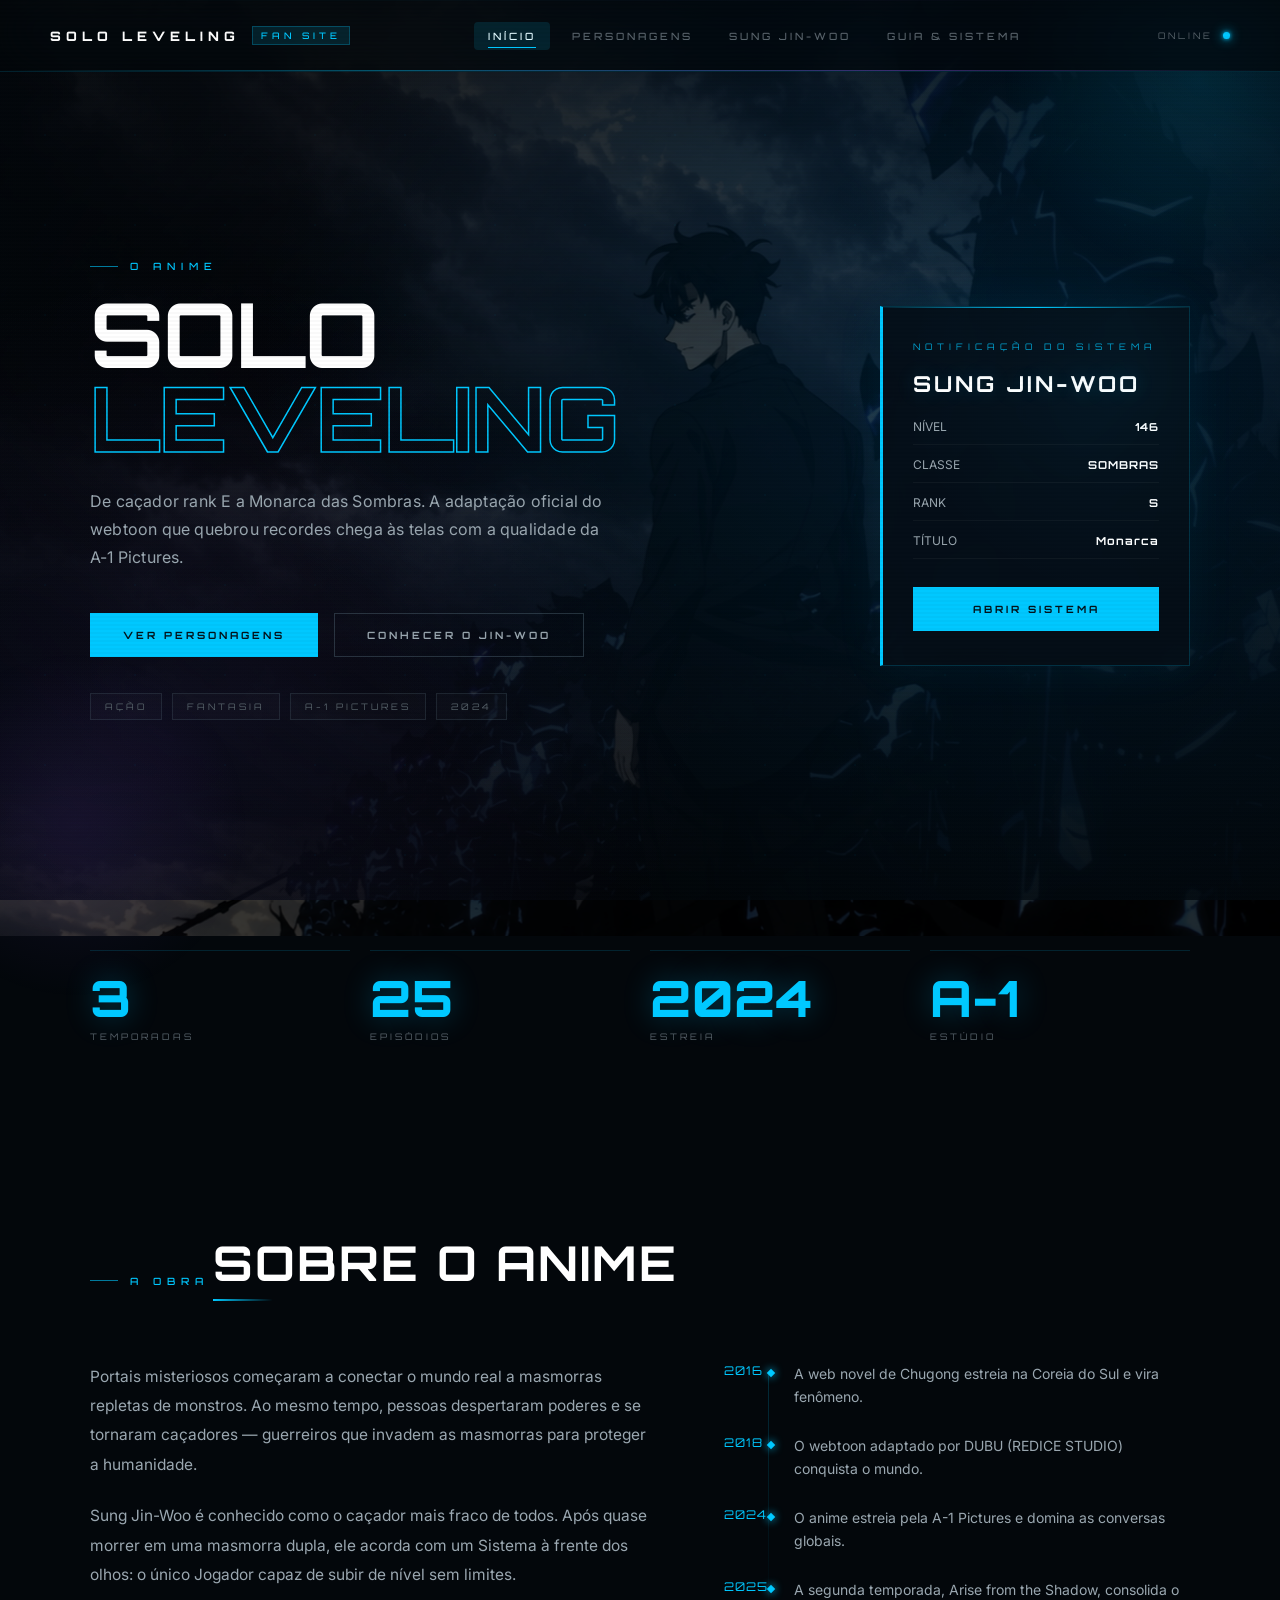
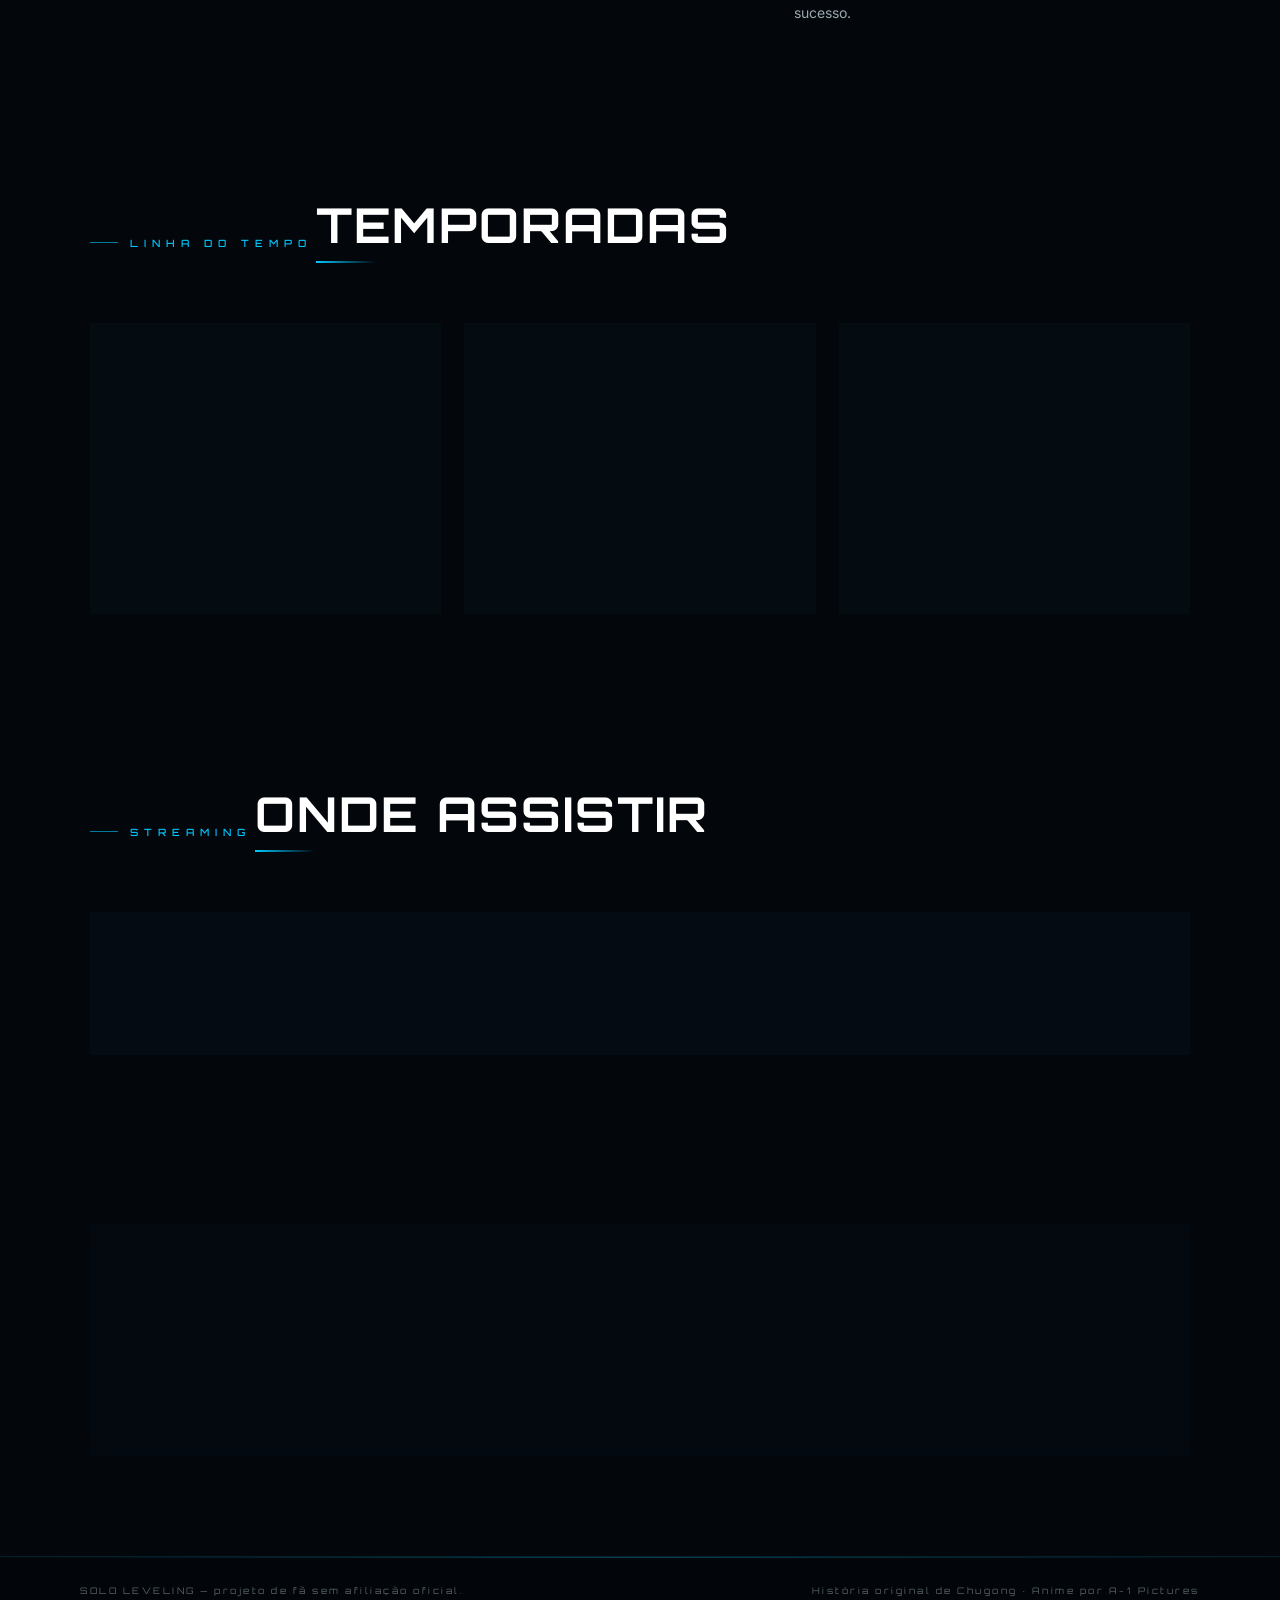
<file: index.html>
<!DOCTYPE html>
<html lang="pt-BR">
<head>
    <meta charset="UTF-8">
    <meta name="viewport" content="width=device-width, initial-scale=1.0">

    <title>SoloLeveling | Fan Site do Anime</title>

    <link rel="stylesheet" href="css/base.css?v=5">
    <link rel="stylesheet" href="css/home.css?v=5">

    <link rel="preconnect" href="https://fonts.googleapis.com">
    <link rel="preconnect" href="https://fonts.gstatic.com" crossorigin>
    <link href="https://fonts.googleapis.com/css2?family=Rajdhani:wght@300;400;500;600;700&family=Orbitron:wght@400;500;600;700;800;900&family=Inter:wght@300;400;500;600&display=swap" rel="stylesheet">
</head>

<body>

    <div class="background"></div>
    <div class="overlay"></div>
    <div class="particles"></div>
    <div class="scanlines"></div>

    <header>

        <a href="index.html" class="logo">
            <span>SOLO LEVELING</span>
            <strong>FAN SITE</strong>
        </a>

        <nav class="header-nav">
            <a href="index.html" class="header-link active">INÍCIO</a>
            <div class="dropdown">
                <a href="personagens.html" class="header-link dropdown-toggle" aria-haspopup="true" aria-expanded="false">PERSONAGENS</a>
                <ul class="dropdown-menu">
                    <li><a href="sung-jin-woo.html" class="dropdown-item">SUNG JIN-WOO</a></li>
                    <li><a href="cha-haa-in.html" class="dropdown-item">CHA HAE-IN</a></li>
                    <li><a href="antares.html" class="dropdown-item">ANTARES</a></li>
                    <!-- Add more character links here -->
                </ul>
            </div>
            <a href="sung-jin-woo.html" class="header-link">SUNG JIN-WOO</a>
            <a href="guia-sistema.html" class="header-link">GUIA & SISTEMA</a>
        </nav>

        <div class="status">
            ONLINE
            <span></span>
        </div>

    </header>

    <main class="wrap">

        <section class="hero" id="inicio">

            <div class="hero-copy reveal">
                <p class="eyebrow">O ANIME</p>
                <h1>SOLO <span>LEVELING</span></h1>
                <p class="lead">De caçador rank E a Monarca das Sombras. A adaptação oficial do webtoon que quebrou recordes chega às telas com a qualidade da A-1 Pictures.</p>

                <div class="hero-actions">
                    <a class="btn btn-primary" href="personagens.html">VER PERSONAGENS</a>
                    <a class="btn btn-ghost" href="sung-jin-woo.html">CONHECER O JIN-WOO</a>
                </div>

                <ul class="tag-row">
                    <li>AÇÃO</li>
                    <li>FANTASIA</li>
                    <li>A-1 PICTURES</li>
                    <li>2024</li>
                </ul>
            </div>

            <aside class="status-card reveal">
                <p class="sc-head">NOTIFICAÇÃO DO SISTEMA</p>
                <h2>SUNG JIN-WOO</h2>

                <div class="sc-list">
                    <div>NÍVEL<strong>146</strong></div>
                    <div>CLASSE<strong>SOMBRAS</strong></div>
                    <div>RANK<strong>S</strong></div>
                    <div>TÍTULO<strong>Monarca</strong></div>
                </div>

                <a class="btn btn-primary sc-btn" href="sung-jin-woo.html">ABRIR SISTEMA</a>
            </aside>

        </section>


        <section class="stats-row reveal">
            <div class="stat"><span class="stat-num" data-valor="3">0</span><small>TEMPORADAS</small></div>
            <div class="stat"><span class="stat-num" data-valor="25">0</span><small>EPISÓDIOS</small></div>
            <div class="stat"><span class="stat-num" data-valor="2024">0</span><small>ESTREIA</small></div>
            <div class="stat"><span class="stat-num">A-1</span><small>ESTÚDIO</small></div>
        </section>


        <section class="section" id="sobre">

            <header class="section-head reveal">
                <p class="eyebrow">A OBRA</p>
                <h2>SOBRE O ANIME</h2>
            </header>

            <div class="about-grid">

                <div class="about-text reveal">
                    <p>Portais misteriosos começaram a conectar o mundo real a masmorras repletas de monstros. Ao mesmo tempo, pessoas despertaram poderes e se tornaram caçadores — guerreiros que invadem as masmorras para proteger a humanidade.</p>
                    <p>Sung Jin-Woo é conhecido como o caçador mais fraco de todos. Após quase morrer em uma masmorra dupla, ele acorda com um Sistema à frente dos olhos: o único Jogador capaz de subir de nível sem limites.</p>
                </div>

                <ol class="timeline reveal">
                    <li><span>2016</span>A web novel de Chugong estreia na Coreia do Sul e vira fenômeno.</li>
                    <li><span>2018</span>O webtoon adaptado por DUBU (REDICE STUDIO) conquista o mundo.</li>
                    <li><span>2024</span>O anime estreia pela A-1 Pictures e domina as conversas globais.</li>
                    <li><span>2025</span>A segunda temporada, Arise from the Shadow, consolida o sucesso.</li>
                </ol>

            </div>

        </section>


        <section class="section" id="temporadas">

            <header class="section-head reveal">
                <p class="eyebrow">LINHA DO TEMPO</p>
                <h2>TEMPORADAS</h2>
            </header>

            <div class="seasons-grid">

                <article class="season-card reveal">
                    <div class="season-top">
                        <span class="season-num">01</span>
                        <span class="badge done">ENCERRADA</span>
                    </div>
                    <h3>TEMPORADA 01</h3>
                    <p class="season-meta">2024 · 12 EPISÓDIOS</p>
                    <p>Jin-Woo desperta o Sistema após a tragédia na masmorra dupla e começa sua escalada impossível, enquanto a Associação tenta entender seu poder crescente.</p>
                </article>

                <article class="season-card reveal">
                    <div class="season-top">
                        <span class="season-num">02</span>
                        <span class="badge done">ENCERRADA</span>
                    </div>
                    <h3>ARISE FROM THE SHADOW</h3>
                    <p class="season-meta">2025 · 13 EPISÓDIOS</p>
                    <p>O exército das sombras cresce e Jin-Woo enfrenta ameaças em escala nacional, provando que o caçador mais fraco se tornou uma força imparável.</p>
                </article>

                <article class="season-card reveal">
                    <div class="season-top">
                        <span class="season-num">03</span>
                        <span class="badge soon">EM BREVE</span>
                    </div>
                    <h3>TEMPORADA 03</h3>
                    <p class="season-meta">ANUNCIADA · PREVISÃO 2026</p>
                    <p>A continuação foi confirmada pela produção. Novas masmorras, novos monarcas e a expansão definitiva do exército de sombras aguardam Jin-Woo.</p>
                </article>

            </div>

        </section>


        <section class="section" id="onde-assistir">

            <header class="section-head reveal">
                <p class="eyebrow">STREAMING</p>
                <h2>ONDE ASSISTIR</h2>
            </header>

            <div class="watch-card reveal">
                <span class="watch-logo">CR</span>
                <div class="watch-info">
                    <h3>Crunchyroll</h3>
                    <p>Temporadas 1 e 2 disponíveis com legendas e dublagem em português.</p>
                </div>
                <a class="btn btn-primary" target="_blank" rel="noopener" href="https://www.crunchyroll.com/pt-br/search?q=solo%20leveling">ASSISTIR AGORA</a>
            </div>

        </section>


        <section class="cta-strip reveal">
            <div>
                <p class="eyebrow">GALERIA</p>
                <h2>PRINCIPAIS CAÇADORES</h2>
                <p>Sung Jin-Woo · Cha Hae-In · Baek Yoonho · Igris e mais</p>
            </div>
            <a class="btn btn-primary" href="personagens.html">EXPLORAR CARDS</a>
        </section>

    </main>

    <footer class="site-footer">

        <p>SOLO LEVELING — projeto de fã sem afiliação oficial.</p>
        <p>História original de Chugong · Anime por A-1 Pictures</p>

    </footer>

    <script src="js/home.js?v=5"></script>
    <script>
      // Header glass effect on scroll
      const hdr = document.querySelector('header');
      const onScroll = () => hdr.classList.toggle('scrolled', window.scrollY > 20);
      window.addEventListener('scroll', onScroll, { passive: true });
      onScroll();
    </script>

</body>
</html>
</file>
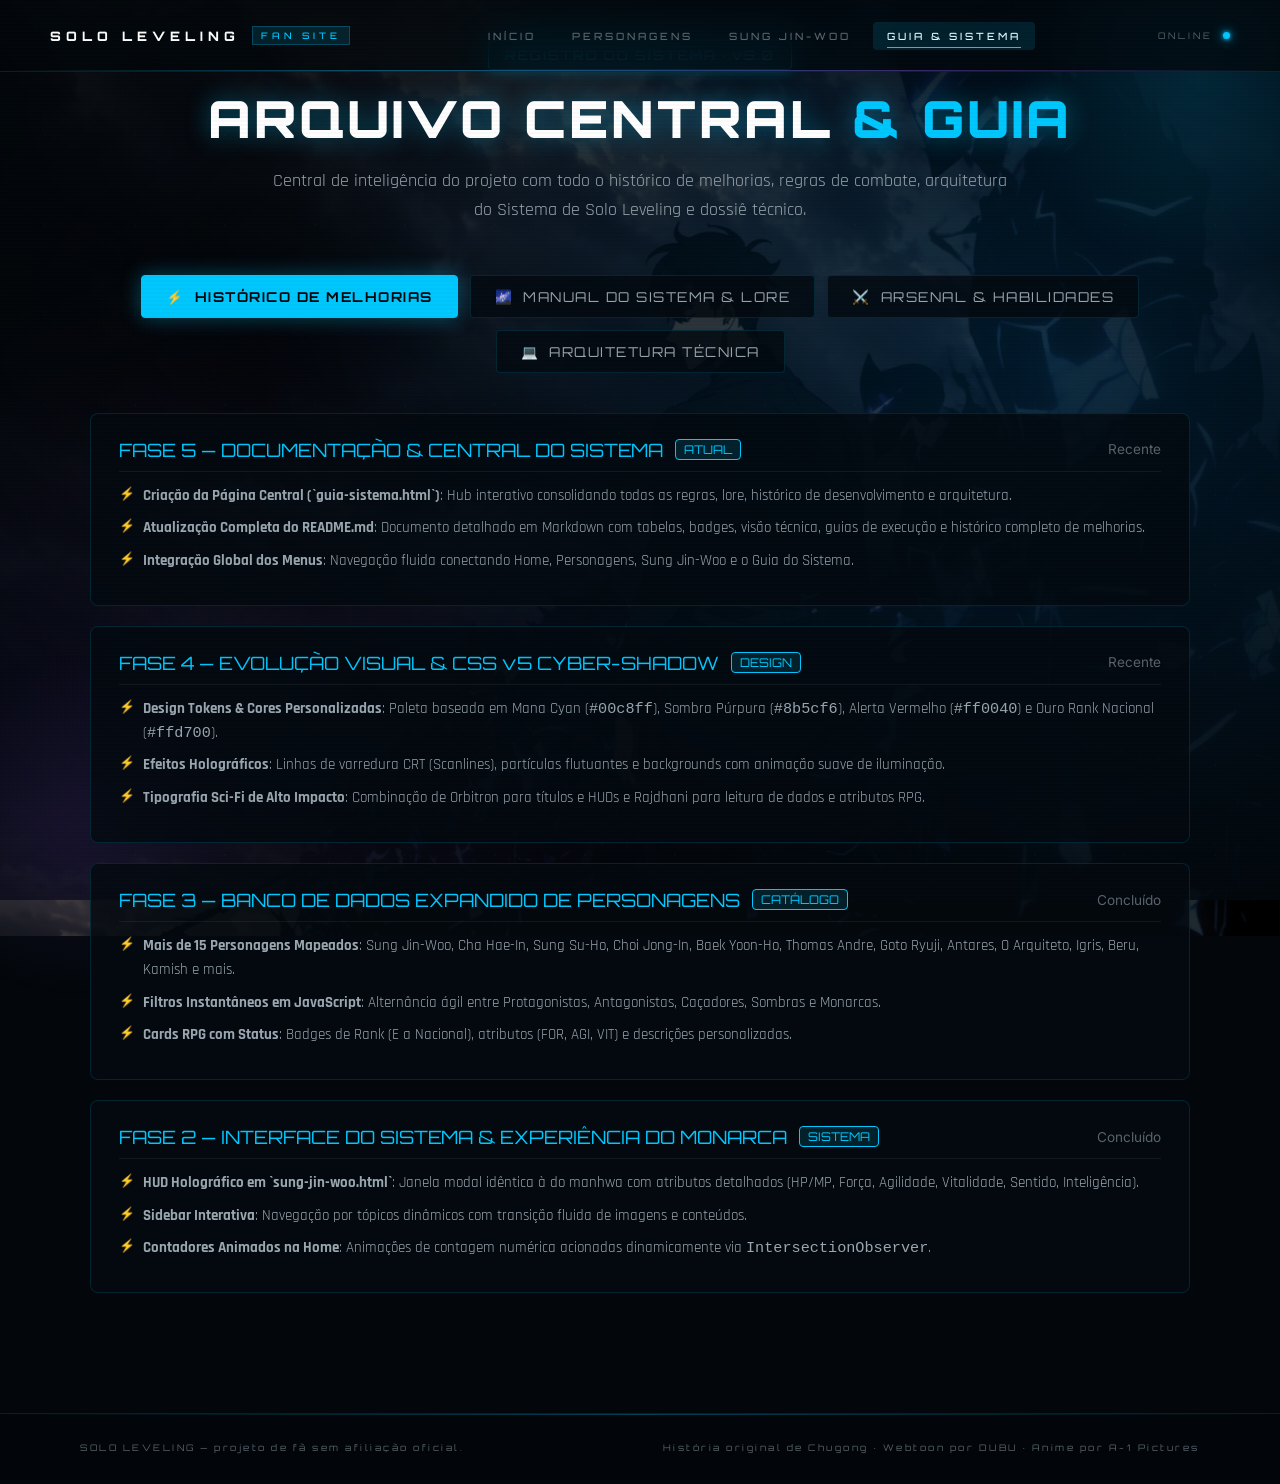
<file: guia-sistema.html>
<!DOCTYPE html>
<html lang="pt-BR">
<head>
    <meta charset="UTF-8">
    <meta name="viewport" content="width=device-width, initial-scale=1.0">
    <title>Guia do Sistema & Arquivo | Solo Leveling</title>

    <link rel="stylesheet" href="css/base.css?v=5">
    <link rel="stylesheet" href="css/home.css?v=5">

    <link rel="preconnect" href="https://fonts.googleapis.com">
    <link rel="preconnect" href="https://fonts.gstatic.com" crossorigin>
    <link href="https://fonts.googleapis.com/css2?family=Rajdhani:wght@300;400;500;600;700&family=Orbitron:wght@400;500;600;700;800;900&family=Inter:wght@300;400;500;600&display=swap" rel="stylesheet">

    <style>
        .system-hub {
            padding: 40px 0 80px;
            max-width: 1200px;
            margin: 0 auto;
        }

        .hub-hero {
            text-align: center;
            margin-bottom: 50px;
            position: relative;
        }

        .hub-badge {
            display: inline-block;
            padding: 6px 16px;
            font-family: var(--f-display);
            font-size: 0.8rem;
            letter-spacing: 2px;
            color: var(--c-cyan);
            background: var(--c-cyan-dim);
            border: 1px solid var(--c-cyan);
            border-radius: var(--radius-sm);
            margin-bottom: 16px;
            box-shadow: 0 0 15px var(--c-cyan-glow);
        }

        .hub-title {
            font-family: var(--f-display);
            font-size: clamp(2rem, 5vw, 3.2rem);
            font-weight: 900;
            letter-spacing: 3px;
            margin-bottom: 16px;
            text-shadow: 0 0 25px rgba(0, 200, 255, 0.4);
        }

        .hub-title span {
            color: var(--c-cyan);
        }

        .hub-desc {
            font-size: 1.15rem;
            color: var(--c-text-muted);
            max-width: 750px;
            margin: 0 auto;
            line-height: 1.6;
        }

        /* Nav tabs */
        .hub-tabs {
            display: flex;
            justify-content: center;
            flex-wrap: wrap;
            gap: 12px;
            margin-bottom: 40px;
        }

        .hub-tab-btn {
            background: var(--c-surface);
            border: 1px solid var(--c-border);
            color: var(--c-text-muted);
            font-family: var(--f-display);
            font-size: 0.85rem;
            letter-spacing: 1.5px;
            padding: 12px 24px;
            border-radius: var(--radius-sm);
            cursor: pointer;
            transition: var(--ease-std);
            display: flex;
            align-items: center;
            gap: 10px;
        }

        .hub-tab-btn:hover {
            border-color: var(--c-cyan);
            color: var(--c-cyan);
            background: var(--c-surface-2);
            box-shadow: 0 0 15px var(--c-cyan-dim);
        }

        .hub-tab-btn.active {
            border-color: var(--c-cyan);
            color: #03070b;
            background: var(--c-cyan);
            box-shadow: 0 0 20px var(--c-cyan-glow);
            font-weight: 700;
        }

        /* Tab Content */
        .tab-panel {
            display: none;
            animation: fadeIn 0.4s ease forwards;
        }

        .tab-panel.active {
            display: block;
        }

        @keyframes fadeIn {
            from { opacity: 0; transform: translateY(12px); }
            to { opacity: 1; transform: translateY(0); }
        }

        /* Grid Cards */
        .grid-cards {
            display: grid;
            grid-template-columns: repeat(auto-fit, minmax(320px, 1fr));
            gap: 24px;
            margin-bottom: 40px;
        }

        .hub-card {
            background: var(--c-surface);
            border: 1px solid var(--c-border);
            border-radius: var(--radius-md);
            padding: 28px;
            position: relative;
            overflow: hidden;
            transition: var(--ease-std);
            backdrop-filter: blur(12px);
        }

        .hub-card:hover {
            border-color: var(--c-cyan);
            transform: translateY(-4px);
            box-shadow: 0 10px 30px rgba(0, 200, 255, 0.15);
        }

        .hub-card::before {
            content: '';
            position: absolute;
            top: 0;
            left: 0;
            width: 4px;
            height: 100%;
            background: var(--c-cyan);
            box-shadow: 0 0 10px var(--c-cyan);
        }

        .hub-card.purple::before {
            background: var(--c-purple);
            box-shadow: 0 0 10px var(--c-purple);
        }

        .hub-card.red::before {
            background: var(--c-red);
            box-shadow: 0 0 10px var(--c-red);
        }

        .hub-card.gold::before {
            background: var(--c-gold);
            box-shadow: 0 0 10px var(--c-gold);
        }

        .hub-card-header {
            display: flex;
            justify-content: space-between;
            align-items: center;
            margin-bottom: 16px;
        }

        .hub-card-title {
            font-family: var(--f-display);
            font-size: 1.25rem;
            color: var(--c-text);
            letter-spacing: 1px;
        }

        .hub-card-tag {
            font-family: var(--f-display);
            font-size: 0.75rem;
            padding: 3px 8px;
            border-radius: 3px;
            background: rgba(255, 255, 255, 0.05);
            border: 1px solid var(--c-border);
            color: var(--c-cyan);
        }

        .hub-card-content {
            color: var(--c-text-muted);
            font-size: 0.98rem;
            line-height: 1.6;
        }

        .hub-card-content ul {
            list-style: none;
            margin-top: 12px;
        }

        .hub-card-content li {
            position: relative;
            padding-left: 20px;
            margin-bottom: 8px;
        }

        .hub-card-content li::before {
            content: '›';
            position: absolute;
            left: 0;
            color: var(--c-cyan);
            font-weight: bold;
        }

        /* Timeline Changelog */
        .changelog-list {
            display: flex;
            flex-direction: column;
            gap: 20px;
            margin-bottom: 40px;
        }

        .changelog-item {
            background: var(--c-surface);
            border: 1px solid var(--c-border);
            border-radius: var(--radius-md);
            padding: 24px 28px;
            position: relative;
            transition: var(--ease-std);
        }

        .changelog-item:hover {
            border-color: var(--c-border-hover);
        }

        .changelog-head {
            display: flex;
            justify-content: space-between;
            flex-wrap: wrap;
            gap: 10px;
            align-items: center;
            margin-bottom: 12px;
            border-bottom: 1px solid rgba(255,255,255,0.06);
            padding-bottom: 10px;
        }

        .changelog-version {
            font-family: var(--f-display);
            font-size: 1.15rem;
            color: var(--c-cyan);
            display: flex;
            align-items: center;
            gap: 12px;
        }

        .changelog-badge {
            font-size: 0.75rem;
            background: var(--c-cyan-dim);
            color: var(--c-cyan);
            padding: 2px 8px;
            border-radius: 4px;
            border: 1px solid var(--c-cyan);
        }

        .changelog-date {
            font-family: var(--f-ui);
            font-size: 0.85rem;
            color: var(--c-text-dim);
        }

        .changelog-bullets {
            list-style: none;
            color: var(--c-text-muted);
            font-size: 0.95rem;
            line-height: 1.6;
        }

        .changelog-bullets li {
            position: relative;
            padding-left: 24px;
            margin-bottom: 8px;
        }

        .changelog-bullets li::before {
            content: '⚡';
            position: absolute;
            left: 0;
            font-size: 0.8rem;
        }

        /* Quest box */
        .quest-box {
            background: rgba(0, 200, 255, 0.05);
            border: 1px solid var(--c-cyan);
            border-radius: var(--radius-md);
            padding: 24px;
            margin: 20px 0;
            position: relative;
        }

        .quest-title {
            font-family: var(--f-display);
            font-size: 1.1rem;
            color: var(--c-cyan);
            margin-bottom: 12px;
            display: flex;
            align-items: center;
            gap: 8px;
        }
    </style>
</head>
<body>

    <div class="background"></div>
    <div class="overlay"></div>
    <div class="particles"></div>
    <div class="scanlines"></div>

    <header>
        <a href="index.html" class="logo">
            <span>SOLO LEVELING</span>
            <strong>FAN SITE</strong>
        </a>

        <nav class="header-nav">
            <a href="index.html" class="header-link">INÍCIO</a>
            <a href="personagens.html" class="header-link">PERSONAGENS</a>
            <a href="sung-jin-woo.html" class="header-link">SUNG JIN-WOO</a>
            <a href="guia-sistema.html" class="header-link active">GUIA & SISTEMA</a>
        </nav>

        <div class="status">
            ONLINE
            <span></span>
        </div>
    </header>

    <main class="wrap">
        <div class="system-hub">

            <!-- Hero Section -->
            <div class="hub-hero">
                <span class="hub-badge">REGISTRO DO SISTEMA · v5.0</span>
                <h1 class="hub-title">ARQUIVO CENTRAL <span>& GUIA</span></h1>
                <p class="hub-desc">
                    Central de inteligência do projeto com todo o histórico de melhorias, regras de combate, arquitetura do Sistema de Solo Leveling e dossiê técnico.
                </p>
            </div>

            <!-- Navigation Tabs -->
            <div class="hub-tabs">
                <button class="hub-tab-btn active" onclick="switchTab('changelog')">
                    <span>⚡</span> HISTÓRICO DE MELHORIAS
                </button>
                <button class="hub-tab-btn" onclick="switchTab('lore')">
                    <span>🌌</span> MANUAL DO SISTEMA & LORE
                </button>
                <button class="hub-tab-btn" onclick="switchTab('habilidades')">
                    <span>⚔️</span> ARSENAL & HABILIDADES
                </button>
                <button class="hub-tab-btn" onclick="switchTab('tech')">
                    <span>💻</span> ARQUITETURA TÉCNICA
                </button>
            </div>

            <!-- TAB 1: CHANGELOG & MELHORIAS -->
            <div id="tab-changelog" class="tab-panel active">
                <div class="changelog-list">

                    <div class="changelog-item">
                        <div class="changelog-head">
                            <div class="changelog-version">
                                <span>FASE 5 — DOCUMENTAÇÃO & CENTRAL DO SISTEMA</span>
                                <span class="changelog-badge">ATUAL</span>
                            </div>
                            <span class="changelog-date">Recente</span>
                        </div>
                        <ul class="changelog-bullets">
                            <li><strong>Criação da Página Central (`guia-sistema.html`)</strong>: Hub interativo consolidando todas as regras, lore, histórico de desenvolvimento e arquitetura.</li>
                            <li><strong>Atualização Completa do README.md</strong>: Documento detalhado em Markdown com tabelas, badges, visão técnica, guias de execução e histórico completo de melhorias.</li>
                            <li><strong>Integração Global dos Menus</strong>: Navegação fluida conectando Home, Personagens, Sung Jin-Woo e o Guia do Sistema.</li>
                        </ul>
                    </div>

                    <div class="changelog-item">
                        <div class="changelog-head">
                            <div class="changelog-version">
                                <span>FASE 4 — EVOLUÇÃO VISUAL & CSS v5 CYBER-SHADOW</span>
                                <span class="changelog-badge">DESIGN</span>
                            </div>
                            <span class="changelog-date">Recente</span>
                        </div>
                        <ul class="changelog-bullets">
                            <li><strong>Design Tokens & Cores Personalizadas</strong>: Paleta baseada em Mana Cyan (<code>#00c8ff</code>), Sombra Púrpura (<code>#8b5cf6</code>), Alerta Vermelho (<code>#ff0040</code>) e Ouro Rank Nacional (<code>#ffd700</code>).</li>
                            <li><strong>Efeitos Holográficos</strong>: Linhas de varredura CRT (Scanlines), partículas flutuantes e backgrounds com animação suave de iluminação.</li>
                            <li><strong>Tipografia Sci-Fi de Alto Impacto</strong>: Combinação de Orbitron para títulos e HUDs e Rajdhani para leitura de dados e atributos RPG.</li>
                        </ul>
                    </div>

                    <div class="changelog-item">
                        <div class="changelog-head">
                            <div class="changelog-version">
                                <span>FASE 3 — BANCO DE DADOS EXPANDIDO DE PERSONAGENS</span>
                                <span class="changelog-badge">CATÁLOGO</span>
                            </div>
                            <span class="changelog-date">Concluído</span>
                        </div>
                        <ul class="changelog-bullets">
                            <li><strong>Mais de 15 Personagens Mapeados</strong>: Sung Jin-Woo, Cha Hae-In, Sung Su-Ho, Choi Jong-In, Baek Yoon-Ho, Thomas Andre, Goto Ryuji, Antares, O Arquiteto, Igris, Beru, Kamish e mais.</li>
                            <li><strong>Filtros Instantâneos em JavaScript</strong>: Alternância ágil entre Protagonistas, Antagonistas, Caçadores, Sombras e Monarcas.</li>
                            <li><strong>Cards RPG com Status</strong>: Badges de Rank (E a Nacional), atributos (FOR, AGI, VIT) e descrições personalizadas.</li>
                        </ul>
                    </div>

                    <div class="changelog-item">
                        <div class="changelog-head">
                            <div class="changelog-version">
                                <span>FASE 2 — INTERFACE DO SISTEMA & EXPERIÊNCIA DO MONARCA</span>
                                <span class="changelog-badge">SISTEMA</span>
                            </div>
                            <span class="changelog-date">Concluído</span>
                        </div>
                        <ul class="changelog-bullets">
                            <li><strong>HUD Holográfico em `sung-jin-woo.html`</strong>: Janela modal idêntica à do manhwa com atributos detalhados (HP/MP, Força, Agilidade, Vitalidade, Sentido, Inteligência).</li>
                            <li><strong>Sidebar Interativa</strong>: Navegação por tópicos dinâmicos com transição fluida de imagens e conteúdos.</li>
                            <li><strong>Contadores Animados na Home</strong>: Animações de contagem numérica acionadas dinamicamente via <code>IntersectionObserver</code>.</li>
                        </ul>
                    </div>

                </div>
            </div>

            <!-- TAB 2: MANUAL DO SISTEMA & LORE -->
            <div id="tab-lore" class="tab-panel">
                <div class="grid-cards">

                    <div class="hub-card">
                        <div class="hub-card-header">
                            <h3 class="hub-card-title">O QUE É O SISTEMA?</h3>
                            <span class="hub-card-tag">ARQUITETO</span>
                        </div>
                        <div class="hub-card-content">
                            <p>O Sistema é um programa mágico arquitetado pelo <strong>Arquiteto</strong> para adaptar um corpo humano mortal para herdar os poderes inimagináveis de <strong>Ashborn</strong>, o Monarca das Sombras.</p>
                            <ul>
                                <li>Leveling infinito através de missões e dungeons</li>
                                <li>Interface holográfica visível apenas ao jogador</li>
                                <li>Recompensas, inventário dimensional e loja mágica</li>
                            </ul>
                        </div>
                    </div>

                    <div class="hub-card purple">
                        <div class="hub-card-header">
                            <h3 class="hub-card-title">CLASSIFICAÇÃO DE CAÇADORES</h3>
                            <span class="hub-card-tag">RANKS</span>
                        </div>
                        <div class="hub-card-content">
                            <p>Após o despertar, o nível de mana de um caçador comum é fixo para sempre:</p>
                            <ul>
                                <li><strong>Rank E a C:</strong> Caçadores de suporte e incursões de baixo risco</li>
                                <li><strong>Rank B e A:</strong> A espinha dorsal das maiores guildas mundiais</li>
                                <li><strong>Rank S:</strong> Força capaz de alterar o rumo de nações</li>
                                <li><strong>Nível Nacional:</strong> Caçadores que sobreviveram à Primeira Incursão de Kamish</li>
                            </ul>
                        </div>
                    </div>

                    <div class="hub-card red">
                        <div class="hub-card-header">
                            <h3 class="hub-card-title">TIPOS DE PORTAIS (GATES)</h3>
                            <span class="hub-card-tag">DUNGEONS</span>
                        </div>
                        <div class="hub-card-content">
                            <p>Fendas dimensionais que conectam o mundo humano ao reino dos monstros:</p>
                            <ul>
                                <li><strong>Portal Azul Comum:</strong> Pode ser explorado e fechado em até 7 dias</li>
                                <li><strong>Portal Vermelho:</strong> Entrada trancada até a eliminação do chefe do calabouço</li>
                                <li><strong>Dungeon Duplo:</strong> Templo escondido que iniciou a lenda do jogador</li>
                            </ul>
                        </div>
                    </div>

                    <div class="hub-card gold">
                        <div class="hub-card-header">
                            <h3 class="hub-card-title">MONARCAS VS GOVERNANTES</h3>
                            <span class="hub-card-tag">GUERRA ANCESTRAL</span>
                        </div>
                        <div class="hub-card-content">
                            <p>O conflito eterno entre os <strong>Monarcas</strong> (criados da escuridão para destruir) e os <strong>Governantes</strong> (criados da luz para preservar o universo).</p>
                            <ul>
                                <li>Antares — Monarca da Destruição</li>
                                <li>Ashborn — Maior Monarca & Ex-Governante</li>
                                <li>A Terra se tornou o campo de batalha final</li>
                            </ul>
                        </div>
                    </div>

                </div>
            </div>

            <!-- TAB 3: HABILIDADES & ARSENAL -->
            <div id="tab-habilidades" class="tab-panel">

                <div class="quest-box">
                    <div class="quest-title">
                        <span>📜</span> MISSÃO DIÁRIA — PREPARAÇÃO PARA FICAR MAIS FORTE
                    </div>
                    <p style="color: var(--c-text-muted); margin-bottom: 12px;">Objetivo obrigatório diário fornecido pelo Sistema sob pena de transferência para a Zona de Punição:</p>
                    <div style="display: grid; grid-template-columns: repeat(auto-fit, minmax(200px, 1fr)); gap: 12px; color: var(--c-cyan);">
                        <div>[✓] 100 Flexões</div>
                        <div>[✓] 100 Abdominais</div>
                        <div>[✓] 100 Agachamentos</div>
                        <div>[✓] Corrida de 10km</div>
                    </div>
                </div>

                <div class="grid-cards">

                    <div class="hub-card purple">
                        <div class="hub-card-header">
                            <h3 class="hub-card-title">EXTRAÇÃO DE SOMBRAS (ARISE)</h3>
                            <span class="hub-card-tag">HABILIDADE DE CLASSE</span>
                        </div>
                        <div class="hub-card-content">
                            <p>Permite extrair a sombra de inimigos derrotados e transformá-los em soldados leais que mantêm seus poderes e sobem de nível com o Monarca.</p>
                            <ul>
                                <li>3 tentativas de extração por alvo</li>
                                <li>Preserva as habilidades de combate do original</li>
                                <li>Regeneração ilimitada enquanto houver mana</li>
                            </ul>
                        </div>
                    </div>

                    <div class="hub-card">
                        <div class="hub-card-header">
                            <h3 class="hub-card-title">TOQUE DO DOMINADOR</h3>
                            <span class="hub-card-tag">AUTORIDADE</span>
                        </div>
                        <div class="hub-card-content">
                            <p>Controle telecinético absoluto sobre a matéria sem qualquer custo de mana. Permite arremessar inimigos colossais ou puxar armas à distância com precisão cirúrgica.</p>
                        </div>
                    </div>

                    <div class="hub-card">
                        <div class="hub-card-header">
                            <h3 class="hub-card-title">TROCA DE SOMBRAS</h3>
                            <span class="hub-card-tag">TELETRANSPORTE</span>
                        </div>
                        <div class="hub-card-content">
                            <p>O Monarca pode trocar de lugar instantaneamente com qualquer soldado sombra posicionado em qualquer lugar do globo terrestre ou dimensões conectadas.</p>
                        </div>
                    </div>

                    <div class="hub-card gold">
                        <div class="hub-card-header">
                            <h3 class="hub-card-title">ARSENAL DE ADAGAS</h3>
                            <span class="hub-card-tag">EQUIPAMENTO</span>
                        </div>
                        <div class="hub-card-content">
                            <ul>
                                <li><strong>Presa de Rasaka:</strong> Causa paralisia e sangramento</li>
                                <li><strong>Adaga do Rei Demônio:</strong> Gera tempestades de relâmpagos</li>
                                <li><strong>Ira de Kamish:</strong> Forjada com a presa do dragão mais poderoso da história</li>
                            </ul>
                        </div>
                    </div>

                </div>
            </div>

            <!-- TAB 4: ARQUITETURA TÉCNICA -->
            <div id="tab-tech" class="tab-panel">
                <div class="grid-cards">

                    <div class="hub-card">
                        <div class="hub-card-header">
                            <h3 class="hub-card-title">ESTRUTURA MODULAR</h3>
                            <span class="hub-card-tag">ARQUITETURA</span>
                        </div>
                        <div class="hub-card-content">
                            <p>O projeto segue um padrão desacoplado, sem frameworks pesados, garantindo carregamento instantâneo:</p>
                            <ul>
                                <li><code>base.css</code>: Sistema central de tokens, resets e animações</li>
                                <li><code>home.css</code>, <code>personagens.css</code>, <code>sung.css</code>: Estilos específicos por página</li>
                                <li><code>home.js</code>, <code>personagens.js</code>, <code>sung.js</code>: Lógica e eventos segregados</li>
                            </ul>
                        </div>
                    </div>

                    <div class="hub-card">
                        <div class="hub-card-header">
                            <h3 class="hub-card-title">DESIGN SYSTEM</h3>
                            <span class="hub-card-tag">CSS TOKENS</span>
                        </div>
                        <div class="hub-card-content">
                            <p>Construído integralmente com variáveis CSS (Custom Properties), garantindo consistência em toda a interface:</p>
                            <ul>
                                <li>Espaçamentos e raios padronizados (<code>--radius-sm</code>, <code>--radius-md</code>)</li>
                                <li>Curvas de animação consistentes (<code>cubic-bezier</code>)</li>
                                <li>Filtros de vidro fosco (<code>backdrop-filter</code>) otimizados para GPU</li>
                            </ul>
                        </div>
                    </div>

                    <div class="hub-card">
                        <div class="hub-card-header">
                            <h3 class="hub-card-title">PERFORMANCE & ACESSIBILIDADE</h3>
                            <span class="hub-card-tag">BOAS PRÁTICAS</span>
                        </div>
                        <div class="hub-card-content">
                            <ul>
                                <li>HTML5 semântico com navegação estruturada</li>
                                <li>Listeners de scroll passivos para 60 FPS estáveis</li>
                                <li>Responsividade completa (Mobile, Tablet e Desktop Ultra-wide)</li>
                            </ul>
                        </div>
                    </div>

                </div>
            </div>

        </div>
    </main>

    <footer class="site-footer">
        <p>SOLO LEVELING — projeto de fã sem afiliação oficial.</p>
        <p>História original de Chugong · Webtoon por DUBU · Anime por A-1 Pictures</p>
    </footer>

    <script>
        function switchTab(tabName) {
            // Update buttons
            document.querySelectorAll('.hub-tab-btn').forEach(btn => btn.classList.remove('active'));
            const activeBtn = Array.from(document.querySelectorAll('.hub-tab-btn')).find(b => b.getAttribute('onclick').includes(tabName));
            if (activeBtn) activeBtn.classList.add('active');

            // Update panels
            document.querySelectorAll('.tab-panel').forEach(panel => panel.classList.remove('active'));
            const targetPanel = document.getElementById('tab-' + tabName);
            if (targetPanel) targetPanel.classList.add('active');
        }

        // Header scroll effect
        const hdr = document.querySelector('header');
        const onScroll = () => hdr.classList.toggle('scrolled', window.scrollY > 20);
        window.addEventListener('scroll', onScroll, { passive: true });
        onScroll();
    </script>
</body>
</html>
</file>
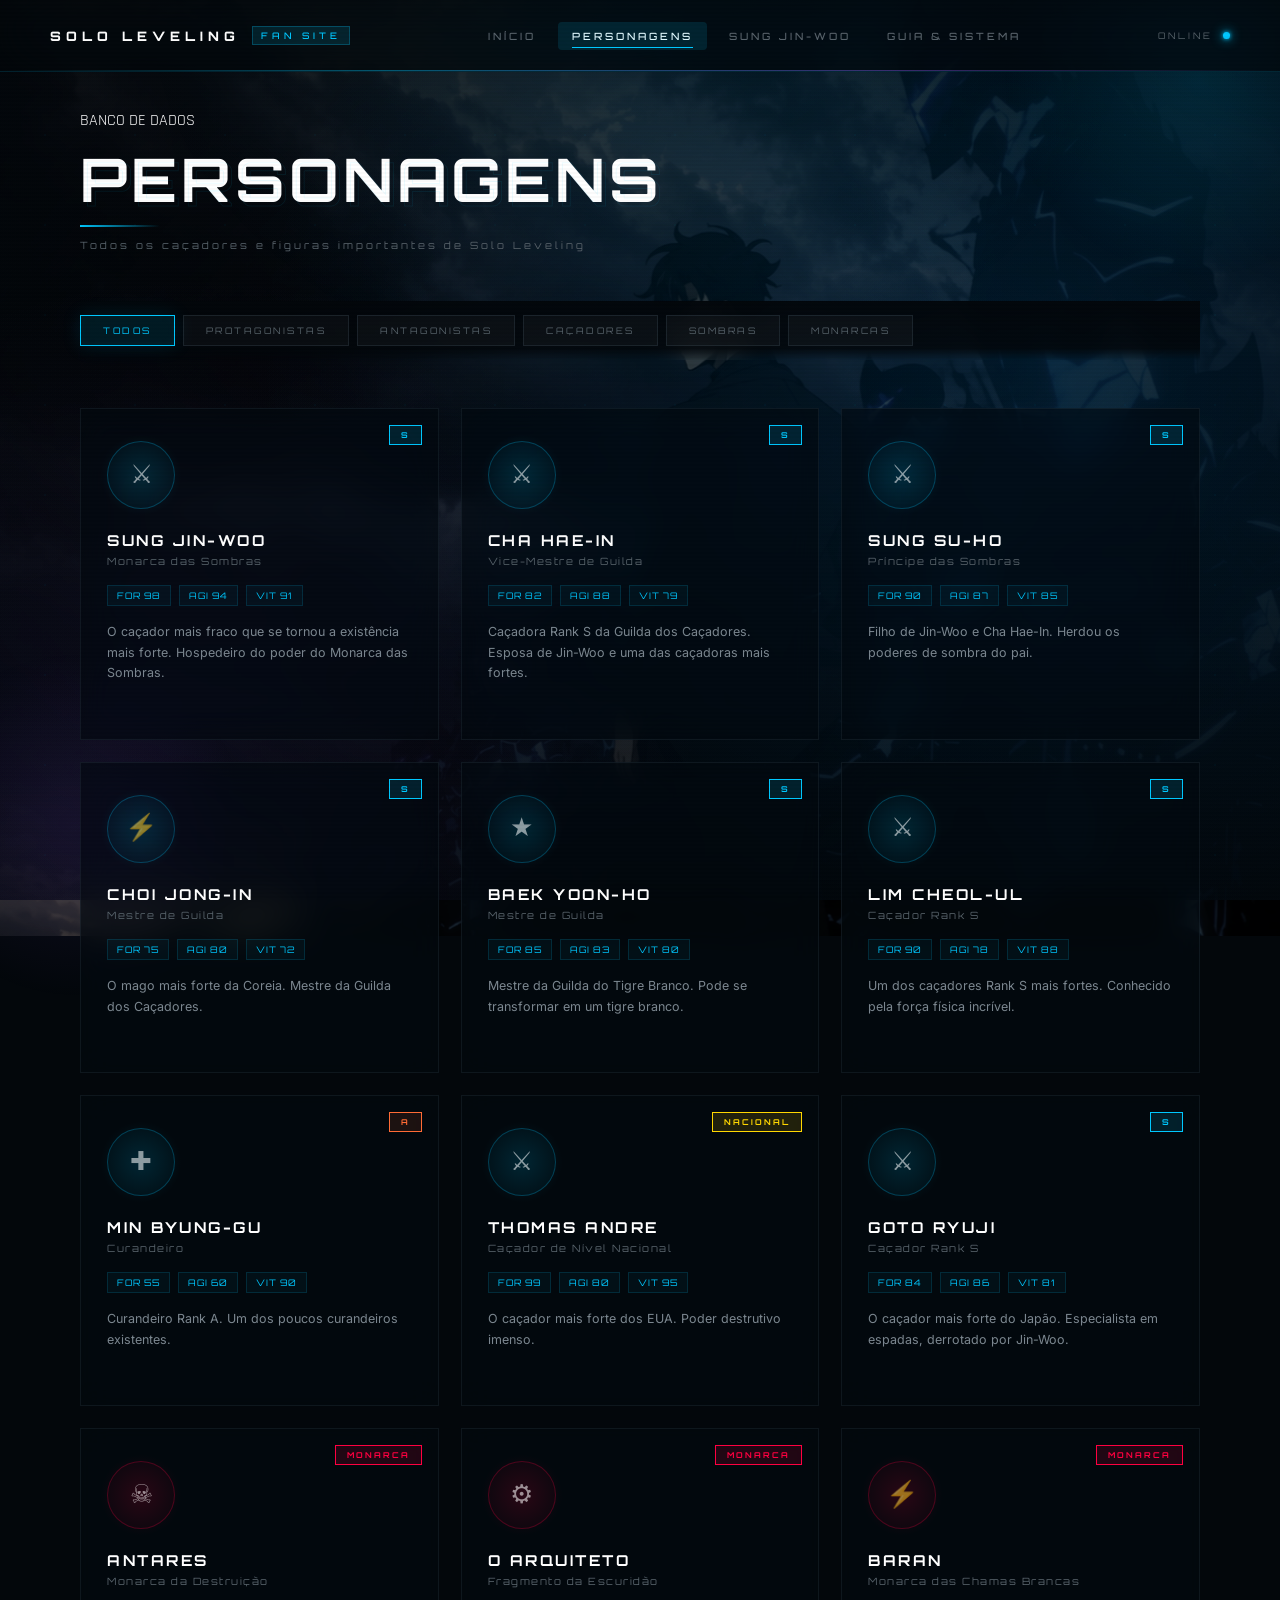
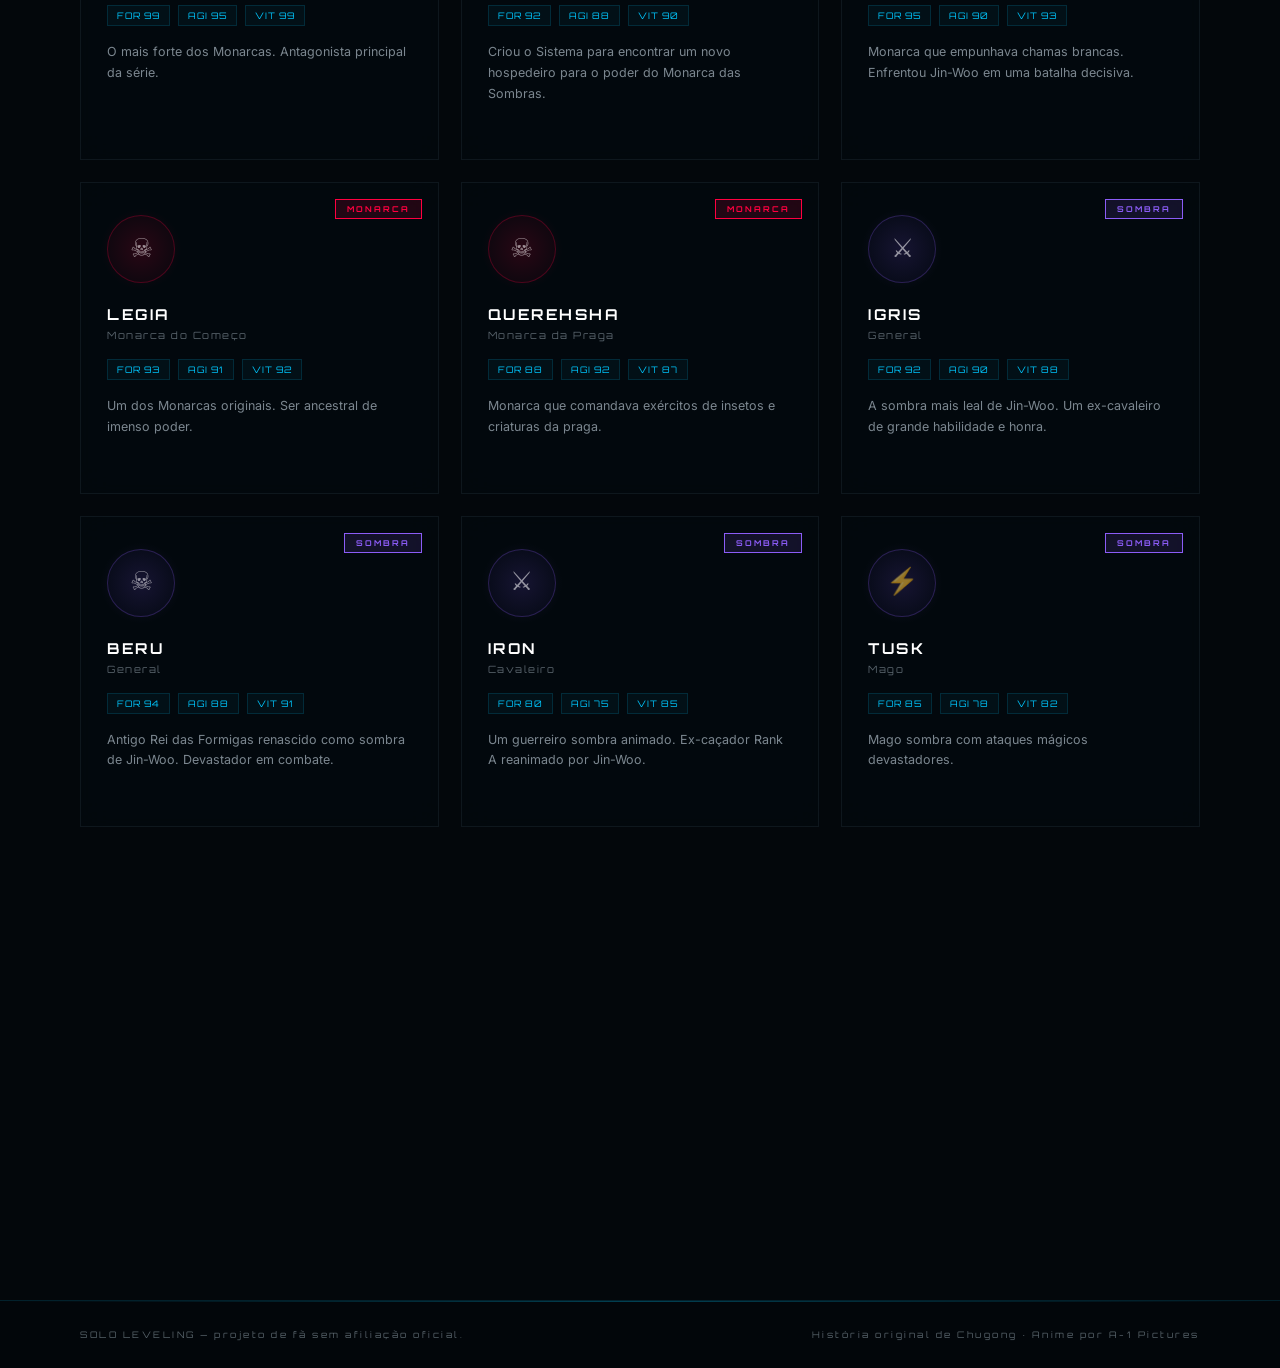
<file: personagens.html>
<!DOCTYPE html>
<html lang="pt-BR">
<head>
    <meta charset="UTF-8">
    <meta name="viewport" content="width=device-width, initial-scale=1.0">

    <title>
Personagens | Solo Leveling
</title>

    <link rel="stylesheet" href="css/base.css?v=5">
    <link rel="stylesheet" href="css/personagens.css?v=5">

    <link rel="preconnect" href="https://fonts.googleapis.com">
    <link rel="preconnect" href="https://fonts.gstatic.com" crossorigin>
    <link href="https://fonts.googleapis.com/css2?family=Rajdhani:wght@300;400;500;600;700&family=Orbitron:wght@400;500;600;700;800;900&family=Inter:wght@300;400;500;600&display=swap" rel="stylesheet">
</head>

<body>

    <div class="background"></div>
    <div class="overlay"></div>
    <div class="particles"></div>
    <div class="scanlines"></div>

<header>

    <a href="index.html" class="logo">
        <span>SOLO LEVELING</span>
        <strong>FAN SITE</strong>
    </a>

    <nav class="header-nav">
        <a href="index.html" class="header-link">INÍCIO</a>
        <a href="personagens.html" class="header-link active">PERSONAGENS</a>
        <a href="sung-jin-woo.html" class="header-link">SUNG JIN-WOO</a>
        <a href="guia-sistema.html" class="header-link">GUIA & SISTEMA</a>
    </nav>

    <div class="status">
        ONLINE
        <span></span>
    </div>

</header>


<div class="characters-container">

    <div class="characters-header">
        <p class="eyebrow">BANCO DE DADOS</p>
        <h2>PERSONAGENS</h2>
        <p class="characters-subtitle">Todos os caçadores e figuras importantes de Solo Leveling</p>
    </div>

    <div class="filter-bar">
        <button class="filter-btn active" data-filter="all">TODOS</button>
        <button class="filter-btn" data-filter="protagonist">PROTAGONISTAS</button>
        <button class="filter-btn" data-filter="antagonist">ANTAGONISTAS</button>
        <button class="filter-btn" data-filter="hunter">CAÇADORES</button>
        <button class="filter-btn" data-filter="shadow">SOMBRAS</button>
        <button class="filter-btn" data-filter="monarch">MONARCAS</button>
    </div>

    <div class="gallery-grid" id="charactersGrid">

        <div class="gallery-card"><div class="char-card" data-category="protagonist" data-name="Sung Jin-Woo">
            <div class="char-card-inner">
                <div class="char-rank rank-s">S</div>
                <div class="char-avatar">
                    <div class="char-avatar-glow"></div>
                    <span class="char-icon">&#9876;</span>
                </div>
                <h3>SUNG JIN-WOO</h3>
                <p class="char-class">Monarca das Sombras</p>
                <div class="char-stats">
                    <span>FOR 98</span>
                    <span>AGI 94</span>
                    <span>VIT 91</span>
                </div>
                <p class="char-desc">O caçador mais fraco que se tornou a existência mais forte. Hospedeiro do poder do Monarca das Sombras.</p>
            </div>
        </div></div>

        <div class="char-card" data-category="protagonist" data-name="Cha Hae-In">
            <div class="char-card-inner">
                <div class="char-rank rank-s">S</div>
                <div class="char-avatar">
                    <div class="char-avatar-glow"></div>
                    <span class="char-icon">&#9876;</span>
                </div>
                <h3>CHA HAE-IN</h3>
                <p class="char-class">Vice-Mestre de Guilda</p>
                <div class="char-stats">
                    <span>FOR 82</span>
                    <span>AGI 88</span>
                    <span>VIT 79</span>
                </div>
                <p class="char-desc">Caçadora Rank S da Guilda dos Caçadores. Esposa de Jin-Woo e uma das caçadoras mais fortes.</p>
            </div>
        </div>

        <div class="char-card" data-category="protagonist" data-name="Sung Su-Ho">
            <div class="char-card-inner">
                <div class="char-rank rank-s">S</div>
                <div class="char-avatar">
                    <div class="char-avatar-glow"></div>
                    <span class="char-icon">&#9876;</span>
                </div>
                <h3>SUNG SU-HO</h3>
                <p class="char-class">Príncipe das Sombras</p>
                <div class="char-stats">
                    <span>FOR 90</span>
                    <span>AGI 87</span>
                    <span>VIT 85</span>
                </div>
                <p class="char-desc">Filho de Jin-Woo e Cha Hae-In. Herdou os poderes de sombra do pai.</p>
            </div>
        </div>

        <div class="char-card" data-category="hunter" data-name="Choi Jong-In">
            <div class="char-card-inner">
                <div class="char-rank rank-s">S</div>
                <div class="char-avatar">
                    <div class="char-avatar-glow"></div>
                    <span class="char-icon">&#9889;</span>
                </div>
                <h3>CHOI JONG-IN</h3>
                <p class="char-class">Mestre de Guilda</p>
                <div class="char-stats">
                    <span>FOR 75</span>
                    <span>AGI 80</span>
                    <span>VIT 72</span>
                </div>
                <p class="char-desc">O mago mais forte da Coreia. Mestre da Guilda dos Caçadores.</p>
            </div>
        </div>

        <div class="char-card" data-category="hunter" data-name="Baek Yoon-Ho">
            <div class="char-card-inner">
                <div class="char-rank rank-s">S</div>
                <div class="char-avatar">
                    <div class="char-avatar-glow"></div>
                    <span class="char-icon">&#9733;</span>
                </div>
                <h3>BAEK YOON-HO</h3>
                <p class="char-class">Mestre de Guilda</p>
                <div class="char-stats">
                    <span>FOR 85</span>
                    <span>AGI 83</span>
                    <span>VIT 80</span>
                </div>
                <p class="char-desc">Mestre da Guilda do Tigre Branco. Pode se transformar em um tigre branco.</p>
            </div>
        </div>

        <div class="char-card" data-category="hunter" data-name="Lim Cheol-Ul">
            <div class="char-card-inner">
                <div class="char-rank rank-s">S</div>
                <div class="char-avatar">
                    <div class="char-avatar-glow"></div>
                    <span class="char-icon">&#9876;</span>
                </div>
                <h3>LIM CHEOL-UL</h3>
                <p class="char-class">Caçador Rank S</p>
                <div class="char-stats">
                    <span>FOR 90</span>
                    <span>AGI 78</span>
                    <span>VIT 88</span>
                </div>
                <p class="char-desc">Um dos caçadores Rank S mais fortes. Conhecido pela força física incrível.</p>
            </div>
        </div>

        <div class="char-card" data-category="hunter" data-name="Min Byung-Gu">
            <div class="char-card-inner">
                <div class="char-rank rank-a">A</div>
                <div class="char-avatar">
                    <div class="char-avatar-glow"></div>
                    <span class="char-icon">&#10010;</span>
                </div>
                <h3>MIN BYUNG-GU</h3>
                <p class="char-class">Curandeiro</p>
                <div class="char-stats">
                    <span>FOR 55</span>
                    <span>AGI 60</span>
                    <span>VIT 90</span>
                </div>
                <p class="char-desc">Curandeiro Rank A. Um dos poucos curandeiros existentes.</p>
            </div>
        </div>

        <div class="char-card" data-category="hunter" data-name="Thomas Andre">
            <div class="char-card-inner">
                <div class="char-rank rank-national">NACIONAL</div>
                <div class="char-avatar">
                    <div class="char-avatar-glow"></div>
                    <span class="char-icon">&#9876;</span>
                </div>
                <h3>THOMAS ANDRE</h3>
                <p class="char-class">Caçador de Nível Nacional</p>
                <div class="char-stats">
                    <span>FOR 99</span>
                    <span>AGI 80</span>
                    <span>VIT 95</span>
                </div>
                <p class="char-desc">O caçador mais forte dos EUA. Poder destrutivo imenso.</p>
            </div>
        </div>

        <div class="char-card" data-category="hunter" data-name="Goto Ryuji">
            <div class="char-card-inner">
                <div class="char-rank rank-s">S</div>
                <div class="char-avatar">
                    <div class="char-avatar-glow"></div>
                    <span class="char-icon">&#9876;</span>
                </div>
                <h3>GOTO RYUJI</h3>
                <p class="char-class">Caçador Rank S</p>
                <div class="char-stats">
                    <span>FOR 84</span>
                    <span>AGI 86</span>
                    <span>VIT 81</span>
                </div>
                <p class="char-desc">O caçador mais forte do Japão. Especialista em espadas, derrotado por Jin-Woo.</p>
            </div>
        </div>

        <div class="char-card" data-category="antagonist" data-name="Antares">
            <div class="char-card-inner">
                <div class="char-rank rank-monarch">MONARCA</div>
                <div class="char-avatar antagonist">
                    <div class="char-avatar-glow"></div>
                    <span class="char-icon">&#9760;</span>
                </div>
                <h3>ANTARES</h3>
                <p class="char-class">Monarca da Destruição</p>
                <div class="char-stats">
                    <span>FOR 99</span>
                    <span>AGI 95</span>
                    <span>VIT 99</span>
                </div>
                <p class="char-desc">O mais forte dos Monarcas. Antagonista principal da série.</p>
            </div>
        </div>

        <div class="char-card" data-category="antagonist" data-name="The Architect">
            <div class="char-card-inner">
                <div class="char-rank rank-monarch">MONARCA</div>
                <div class="char-avatar antagonist">
                    <div class="char-avatar-glow"></div>
                    <span class="char-icon">&#9881;</span>
                </div>
                <h3>O ARQUITETO</h3>
                <p class="char-class">Fragmento da Escuridão</p>
                <div class="char-stats">
                    <span>FOR 92</span>
                    <span>AGI 88</span>
                    <span>VIT 90</span>
                </div>
                <p class="char-desc">Criou o Sistema para encontrar um novo hospedeiro para o poder do Monarca das Sombras.</p>
            </div>
        </div>

        <div class="char-card" data-category="antagonist" data-name="Baran">
            <div class="char-card-inner">
                <div class="char-rank rank-monarch">MONARCA</div>
                <div class="char-avatar antagonist">
                    <div class="char-avatar-glow"></div>
                    <span class="char-icon">&#9889;</span>
                </div>
                <h3>BARAN</h3>
                <p class="char-class">Monarca das Chamas Brancas</p>
                <div class="char-stats">
                    <span>FOR 95</span>
                    <span>AGI 90</span>
                    <span>VIT 93</span>
                </div>
                <p class="char-desc">Monarca que empunhava chamas brancas. Enfrentou Jin-Woo em uma batalha decisiva.</p>
            </div>
        </div>

        <div class="char-card" data-category="antagonist" data-name="Legia">
            <div class="char-card-inner">
                <div class="char-rank rank-monarch">MONARCA</div>
                <div class="char-avatar antagonist">
                    <div class="char-avatar-glow"></div>
                    <span class="char-icon">&#9760;</span>
                </div>
                <h3>LEGIA</h3>
                <p class="char-class">Monarca do Começo</p>
                <div class="char-stats">
                    <span>FOR 93</span>
                    <span>AGI 91</span>
                    <span>VIT 92</span>
                </div>
                <p class="char-desc">Um dos Monarcas originais. Ser ancestral de imenso poder.</p>
            </div>
        </div>

        <div class="char-card" data-category="antagonist" data-name="Querehsha">
            <div class="char-card-inner">
                <div class="char-rank rank-monarch">MONARCA</div>
                <div class="char-avatar antagonist">
                    <div class="char-avatar-glow"></div>
                    <span class="char-icon">&#9760;</span>
                </div>
                <h3>QUEREHSHA</h3>
                <p class="char-class">Monarca da Praga</p>
                <div class="char-stats">
                    <span>FOR 88</span>
                    <span>AGI 92</span>
                    <span>VIT 87</span>
                </div>
                <p class="char-desc">Monarca que comandava exércitos de insetos e criaturas da praga.</p>
            </div>
        </div>

        <div class="char-card" data-category="shadow" data-name="Igris">
            <div class="char-card-inner">
                <div class="char-rank rank-shadow">SOMBRA</div>
                <div class="char-avatar shadow-av">
                    <div class="char-avatar-glow"></div>
                    <span class="char-icon">&#9876;</span>
                </div>
                <h3>IGRIS</h3>
                <p class="char-class">General</p>
                <div class="char-stats">
                    <span>FOR 92</span>
                    <span>AGI 90</span>
                    <span>VIT 88</span>
                </div>
                <p class="char-desc">A sombra mais leal de Jin-Woo. Um ex-cavaleiro de grande habilidade e honra.</p>
            </div>
        </div>

        <div class="char-card" data-category="shadow" data-name="Beru">
            <div class="char-card-inner">
                <div class="char-rank rank-shadow">SOMBRA</div>
                <div class="char-avatar shadow-av">
                    <div class="char-avatar-glow"></div>
                    <span class="char-icon">&#9760;</span>
                </div>
                <h3>BERU</h3>
                <p class="char-class">General</p>
                <div class="char-stats">
                    <span>FOR 94</span>
                    <span>AGI 88</span>
                    <span>VIT 91</span>
                </div>
                <p class="char-desc">Antigo Rei das Formigas renascido como sombra de Jin-Woo. Devastador em combate.</p>
            </div>
        </div>

        <div class="char-card" data-category="shadow" data-name="Iron">
            <div class="char-card-inner">
                <div class="char-rank rank-shadow">SOMBRA</div>
                <div class="char-avatar shadow-av">
                    <div class="char-avatar-glow"></div>
                    <span class="char-icon">&#9876;</span>
                </div>
                <h3>IRON</h3>
                <p class="char-class">Cavaleiro</p>
                <div class="char-stats">
                    <span>FOR 80</span>
                    <span>AGI 75</span>
                    <span>VIT 85</span>
                </div>
                <p class="char-desc">Um guerreiro sombra animado. Ex-caçador Rank A reanimado por Jin-Woo.</p>
            </div>
        </div>

        <div class="char-card" data-category="shadow" data-name="Tusk">
            <div class="char-card-inner">
                <div class="char-rank rank-shadow">SOMBRA</div>
                <div class="char-avatar shadow-av">
                    <div class="char-avatar-glow"></div>
                    <span class="char-icon">&#9889;</span>
                </div>
                <h3>TUSK</h3>
                <p class="char-class">Mago</p>
                <div class="char-stats">
                    <span>FOR 85</span>
                    <span>AGI 78</span>
                    <span>VIT 82</span>
                </div>
                <p class="char-desc">Mago sombra com ataques mágicos devastadores.</p>
            </div>
        </div>

        <div class="char-card" data-category="shadow" data-name="Kamish">
            <div class="char-card-inner">
                <div class="char-rank rank-shadow">SOMBRA</div>
                <div class="char-avatar shadow-av">
                    <div class="char-avatar-glow"></div>
                    <span class="char-icon">&#9760;</span>
                </div>
                <h3>KAMISH</h3>
                <p class="char-class">General</p>
                <div class="char-stats">
                    <span>FOR 96</span>
                    <span>AGI 90</span>
                    <span>VIT 94</span>
                </div>
                <p class="char-desc">O dragão. Já foi o monstro mais poderoso, agora é a sombra mais forte de Jin-Woo.</p>
            </div>
        </div>

        <div class="char-card" data-category="shadow" data-name="Greed">
            <div class="char-card-inner">
                <div class="char-rank rank-shadow">SOMBRA</div>
                <div class="char-avatar shadow-av">
                    <div class="char-avatar-glow"></div>
                    <span class="char-icon">&#9876;</span>
                </div>
                <h3>GREED</h3>
                <p class="char-class">Cavaleiro</p>
                <div class="char-stats">
                    <span>FOR 82</span>
                    <span>AGI 80</span>
                    <span>VIT 83</span>
                </div>
                <p class="char-desc">Cavaleiro sombra com desejo insaciável por batalha.</p>
            </div>
        </div>

    </div>

</div>


<div class="char-showcase" id="charShowcase">

    <button class="showcase-back" id="showcaseBack" type="button">&#10005; VOLTAR</button>

    <div class="showcase-inner" id="showcaseInner">

        <div class="showcase-view showcase-hero">

            <div class="showcase-bg" id="showcaseBg"></div>

            <div class="showcase-content" id="showcaseHeroContent">

                <p class="showcase-index"><span id="showcaseIndex">01 / 20</span></p>
                <span class="showcase-eyebrow" id="showcaseCategory">PROTAGONISTA</span>
                <h2 class="showcase-name" id="showcaseName">SUNG JIN-WOO</h2>
                <p class="showcase-rank" id="showcaseRank">RANK S</p>
                <p class="showcase-title" id="showcaseTitle">Monarca das Sombras</p>
                <p class="showcase-desc" id="showcaseDesc"></p>

                <button class="showcase-info-btn" id="showcaseInfoBtn" type="button">
                    VER DETALHES <span>&rarr;</span>
                </button>

            </div>

        </div>

        <div class="showcase-view showcase-details">

            <div class="showcase-details-bg" id="showcaseDetailsBg"></div>

            <div class="showcase-portrait" id="showcasePortrait">&#9876;</div>

            <div class="showcase-content showcase-details-content" id="showcaseDetailsContent">

                <div class="showcase-stats" id="showcaseStatsMenu">

                    <div class="stat-trigger" data-stat="FOR">
                        <span>FOR</span>
                        <h3>98</h3>
                    </div>

                    <div class="stat-trigger" data-stat="AGI">
                        <span>AGI</span>
                        <h3>94</h3>
                    </div>

                    <div class="stat-trigger" data-stat="VIT">
                        <span>VIT</span>
                        <h3>91</h3>
                    </div>

                </div>

                <div class="showcase-info-box">
                    <h3 class="info-box-header" id="showcaseInfoHeader">DETALHES</h3>
                    <p class="info-box-text" id="showcaseInfoText">
                        Passe o cursor sobre FOR, AGI e VIT para inspecionar os atributos.
                    </p>
                </div>

            </div>

            <div class="curiosity-box" id="showcaseCuriosityBox">
                <h3>CURIOSIDADE</h3>
                <p class="curiosity-text" id="showcaseCuriosity"></p>
            </div>

        </div>

    </div>

    <button class="showcase-arrow prev" id="showcasePrev" type="button">&#8249;</button>
    <button class="showcase-arrow next" id="showcaseNext" type="button">&#8250;</button>

</div>


<footer class="site-footer">

    <p>SOLO LEVELING — projeto de fã sem afiliação oficial.</p>
    <p>História original de Chugong · Anime por A-1 Pictures</p>

</footer>


    <script src="js/personagens.js?v=5"></script>
    <script>
      const hdr = document.querySelector('header');
      const onScroll = () => hdr.classList.toggle('scrolled', window.scrollY > 20);
      window.addEventListener('scroll', onScroll, { passive: true });
      onScroll();
    </script>

</body>
</html>
</file>
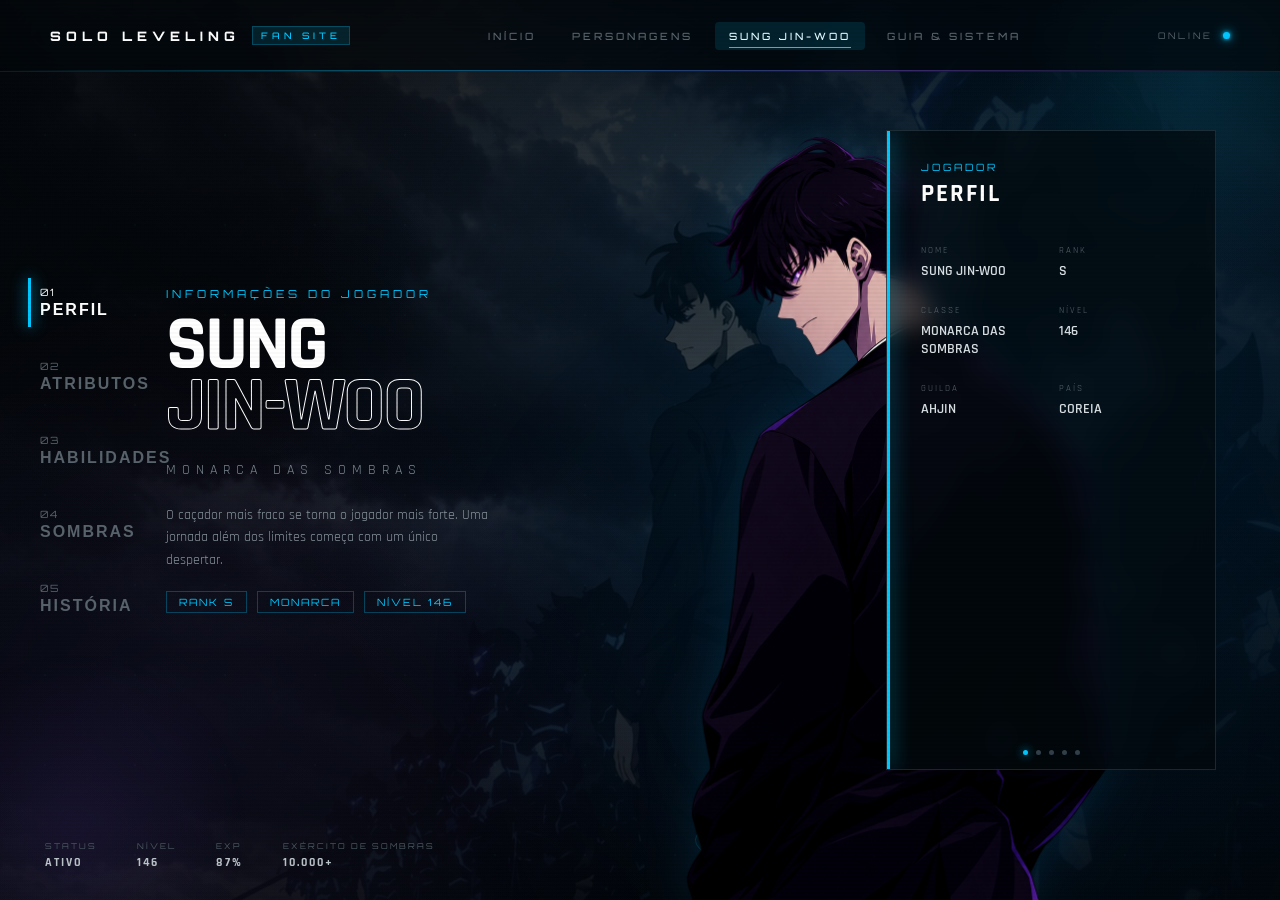
<file: sung-jin-woo.html>
<!DOCTYPE html>
<html lang="pt-BR">
<head>
    <meta charset="UTF-8">
    <meta name="viewport" content="width=device-width, initial-scale=1.0">

    <title>
Sung Jin-Woo | Solo Leveling
</title>

    <link rel="stylesheet" href="css/base.css?v=4">
    <link rel="stylesheet" href="css/sung.css?v=5">

    <link rel="preconnect" href="https://fonts.googleapis.com">
    <link rel="preconnect" href="https://fonts.gstatic.com" crossorigin>
    <link href="https://fonts.googleapis.com/css2?family=Rajdhani:wght@300;400;500;600;700&family=Orbitron:wght@400;500;600;700;800;900&display=swap" rel="stylesheet">
</head>

<body>

    <div class="background"></div>
    <div class="overlay"></div>
    <div class="particles"></div>
    <div class="scanlines"></div>

<header>

    <a href="index.html" class="logo">
        <span>SOLO LEVELING</span>
        <strong>FAN SITE</strong>
    </a>

    <nav class="header-nav">
        <a href="index.html" class="header-link">INÍCIO</a>
        <a href="personagens.html" class="header-link">PERSONAGENS</a>
        <a href="sung-jin-woo.html" class="header-link active">SUNG JIN-WOO</a>
        <a href="guia-sistema.html" class="header-link">GUIA & SISTEMA</a>
    </nav>

    <div class="status">
        ONLINE
        <span></span>
    </div>

</header>


<nav class="sidebar">

<button class="nav-item active" data-section="profile" data-image="img/sung1.png">
    <span>01</span>
    <p>PERFIL</p>
</button>

<button class="nav-item" data-section="stats" data-image="img/sung2.png">
    <span>02</span>
    <p>ATRIBUTOS</p>
</button>

<button class="nav-item" data-section="skills" data-image="img/sung3.png">
    <span>03</span>
    <p>HABILIDADES</p>
</button>

<button class="nav-item" data-section="shadows" data-image="img/sung4.png">
    <span>04</span>
    <p>SOMBRAS</p>
</button>

<button class="nav-item" data-section="story" data-image="img/sung1.png">
    <span>05</span>
    <p>HISTÓRIA</p>
</button>

    </nav>


<div class="page active" id="page-home">

<main>

    <section class="character">

        <div class="character-glow"></div>
        <div class="character-ring"></div>

        <img
            src="img/sung1.png"
            alt="Sung Jin-Woo"
            class="character-image"
        >

    </section>

    <section class="hero-content">

        <p class="eyebrow">
            INFORMAÇÕES DO JOGADOR
        </p>

        <h1>
            SUNG
            <span>JIN-WOO</span>
        </h1>

        <p class="title">
            MONARCA DAS SOMBRAS
            
        </p>

        <p class="description">
            O caçador mais fraco se torna o jogador mais forte.
            Uma jornada além dos limites começa com um único despertar.
        </p>

        <div class="hero-tags">
            <span class="tag">RANK S</span>
            <span class="tag">MONARCA</span>
            <span class="tag">NÍVEL 146</span>
        </div>

    </section>


    <aside class="panel slider" id="panelSlider">

        <div class="panel-dots" id="panelDots"></div>

        <div class="panel-track">

        <div class="panel-content active-panel" id="profile">

            <div class="panel-header">
                <span>JOGADOR</span>
                <strong>PERFIL</strong>
            </div>

            <div class="profile-info">

                <div>
                    <small>NOME</small>
                    <p>SUNG JIN-WOO</p>
                </div>

                <div>
                    <small>RANK</small>
                    <p>S</p>
                </div>

                <div>
                    <small>CLASSE</small>
                    <p>MONARCA DAS SOMBRAS</p>
                </div>

                <div>
                    <small>NÍVEL</small>
                    <p>146</p>
                </div>

                <div>
                    <small>GUILDA</small>
                    <p>AHJIN</p>
                </div>

                <div>
                    <small>PAÍS</small>
                    <p>COREIA</p>
                </div>

            </div>

        </div>


        <div class="panel-content" id="stats">

            <div class="panel-header">
                <span>JOGADOR</span>
                <strong>ATRIBUTOS</strong>
            </div>

            <div class="stat-list">

                <div class="stat">
                    <div>
                        <span>FORÇA</span>
                        <strong>98</strong>
                    </div>
                    <div class="bar">
                        <span style="width: 98%"></span>
                    </div>
                </div>

                <div class="stat">
                    <div>
                        <span>AGILIDADE</span>
                        <strong>94</strong>
                    </div>
                    <div class="bar">
                        <span style="width: 94%"></span>
                    </div>
                </div>

                <div class="stat">
                    <div>
                        <span>VITALIDADE</span>
                        <strong>91</strong>
                    </div>
                    <div class="bar">
                        <span style="width: 91%"></span>
                    </div>
                </div>

                <div class="stat">
                    <div>
                        <span>INTELIGÊNCIA</span>
                        <strong>89</strong>
                    </div>
                    <div class="bar">
                        <span style="width: 89%"></span>
                    </div>
                </div>

                <div class="stat">
                    <div>
                        <span>PERCEPÇÃO</span>
                        <strong>95</strong>
                    </div>
                    <div class="bar">
                        <span style="width: 95%"></span>
                    </div>
                </div>

            </div>

        </div>


        <div class="panel-content" id="skills">

            <div class="panel-header">
                <span>JOGADOR</span>
                <strong>HABILIDADES</strong>
            </div>

            <div class="skills-grid">

                <button class="skill">
                    <strong>ERGAM-SE</strong>
                    <span>SSS</span>
                </button>

                <button class="skill">
                    <strong>FURTIVIDADE</strong>
                    <span>S</span>
                </button>

                <button class="skill">
                    <strong>DOMÍNIO DO GOVERNANTE</strong>
                    <span>S</span>
                </button>

                <button class="skill">
                    <strong>TOQUE DO DOMINADOR</strong>
                    <span>S</span>
                </button>

                <button class="skill">
                    <strong>TROCA DE SOMBRAS</strong>
                    <span>A</span>
                </button>

                <button class="skill">
                    <strong>MASMORRA AZUL</strong>
                    <span>S</span>
                </button>

            </div>

        </div>


        <div class="panel-content" id="shadows">

            <div class="panel-header">
                <span>EXÉRCITO</span>
                <strong>SOMBRAS</strong>
            </div>

            <div class="shadow-list">

                <div class="shadow">
                    <span>01</span>
                    <p>IGRIS</p>
                    <small>GENERAL</small>
                </div>

                <div class="shadow">
                    <span>02</span>
                    <p>BERU</p>
                    <small>GENERAL</small>
                </div>

                <div class="shadow">
                    <span>03</span>
                    <p>IRON</p>
                    <small>CAVALHEIRO</small>
                </div>

                <div class="shadow">
                    <span>04</span>
                    <p>TUSK</p>
                    <small>MAGO</small>
                </div>

                <div class="shadow">
                    <span>05</span>
                    <p>KAMISH</p>
                    <small>GENERAL</small>
                </div>

                <div class="shadow">
                    <span>06</span>
                    <p>GREED</p>
                    <small>CAVALHEIRO</small>
                </div>

            </div>

        </div>


        <div class="panel-content" id="story">

            <div class="panel-header">
                <span>ARQUIVO</span>
                <strong>HISTÓRIA</strong>
            </div>

            <p class="story-text">
                Conhecido como o caçador mais fraco, Sung Jin-Woo
                recebeu um sistema misterioso que lhe permitia
                ficar mais forte sem limites.
            </p>

            <p class="story-text">
                De um caçador sem poderes ao Monarca das Sombras,
                sua história mudou o equilíbrio do mundo.
            </p>

            <p class="story-text">
                Derrotando o Arquiteto, conquistando os Monarcas
                e reformulando o próprio tecido da realidade &mdash;
                a jornada de Jin-Woo é uma evolução implacável.
            </p>

        </div>

        </div>

    </aside>


</main>

<footer>

    <div>
        <span>STATUS</span>
        <strong>ATIVO</strong>
    </div>

    <div>
        <span>NÍVEL</span>
        <strong>146</strong>
    </div>

    <div>
        <span>EXP</span>
        <strong>87%</strong>
    </div>

    <div>
        <span>EXÉRCITO DE SOMBRAS</span>
        <strong>10.000+</strong>
    </div>

</footer>

</div>


    <script src="js/sung.js?v=5"></script>

</body>
</html>
</file>
<file: css/base.css>
/* =====================================================
   BASE.CSS v5 — ULTRA EVOLVED | Solo Leveling Fan Site
   Sistema de Tokens + Efeitos Premium
   ===================================================== */

/* ── Google Font Import ─────────────────────────────── */
@import url('https://fonts.googleapis.com/css2?family=Orbitron:wght@400;500;600;700;800;900&family=Rajdhani:wght@300;400;500;600;700&family=Inter:wght@300;400;500;600&display=swap');

/* ── Design Tokens ──────────────────────────────────── */
:root {
  /* Colors */
  --c-bg:           #03070b;
  --c-surface:      rgba(4, 10, 16, 0.82);
  --c-surface-2:    rgba(8, 18, 28, 0.75);
  --c-border:       rgba(0, 200, 255, 0.14);
  --c-border-hover: rgba(0, 200, 255, 0.45);
  --c-cyan:         #00c8ff;
  --c-cyan-dim:     rgba(0, 200, 255, 0.12);
  --c-cyan-glow:    rgba(0, 200, 255, 0.35);
  --c-red:          #ff0040;
  --c-red-dim:      rgba(255, 0, 64, 0.12);
  --c-purple:       #8b5cf6;
  --c-purple-dim:   rgba(139, 92, 246, 0.12);
  --c-gold:         #ffd700;
  --c-gold-dim:     rgba(255, 215, 0, 0.12);
  --c-orange:       #ff6b35;
  --c-text:         #ffffff;
  --c-text-muted:   #9aa7b0;
  --c-text-dim:     #58636b;

  /* Typography */
  --f-display:  'Orbitron', sans-serif;
  --f-body:     'Rajdhani', sans-serif;
  --f-ui:       'Inter', sans-serif;

  /* Spacing */
  --radius-sm:  4px;
  --radius-md:  8px;
  --radius-lg:  16px;

  /* Transitions */
  --ease-fast:  0.2s cubic-bezier(0.4, 0, 0.2, 1);
  --ease-std:   0.35s cubic-bezier(0.4, 0, 0.2, 1);
  --ease-slow:  0.6s cubic-bezier(0.4, 0, 0.2, 1);
}

/* ── Reset ──────────────────────────────────────────── */
*, *::before, *::after {
  margin: 0;
  padding: 0;
  box-sizing: border-box;
}

html {
  scroll-behavior: smooth;
  font-size: 16px;
}

/* ── Body ───────────────────────────────────────────── */
body {
  width: 100%;
  min-height: 100vh;
  background: var(--c-bg);
  color: var(--c-text);
  font-family: var(--f-body);
  overflow-x: hidden;
  -webkit-font-smoothing: antialiased;
}

/* ── Background Layer — Ken Burns + Chroma ──────────── */
.background {
  position: fixed;
  inset: 0;
  background: url('../img/solo.png') center / cover no-repeat;
  filter: brightness(0.22) saturate(0.6) hue-rotate(10deg);
  transform: scale(1.08);
  animation: kenBurns 24s ease-in-out infinite alternate;
  z-index: -3;
}

@keyframes kenBurns {
  from { transform: scale(1.08) translate(0, 0); }
  to   { transform: scale(1.14) translate(-1%, 1%); }
}

/* ── Overlay — Dual Radial Gradients ───────────────── */
.overlay {
  position: fixed;
  inset: 0;
  background:
    radial-gradient(ellipse 60% 70% at 80% 40%, rgba(0, 150, 255, 0.14), transparent),
    radial-gradient(ellipse 40% 50% at 15% 80%, rgba(139, 92, 246, 0.07), transparent),
    linear-gradient(180deg, rgba(3,7,11,0.55) 0%, transparent 40%, rgba(3,7,11,0.7) 100%),
    linear-gradient(90deg, rgba(3,7,11,0.6) 0%, transparent 35%, transparent 65%, rgba(3,7,11,0.6) 100%);
  z-index: -2;
}

/* ── Particles — Aurora Grid ────────────────────────── */
.particles {
  position: fixed;
  inset: 0;
  pointer-events: none;
  z-index: -1;
  overflow: hidden;
}

.particles::before {
  content: '';
  position: absolute;
  inset: 0;
  background-image:
    radial-gradient(rgba(0,200,255,0.30) 1px, transparent 1px);
  background-size: 90px 90px;
  animation: gridDrift 25s linear infinite;
  opacity: 0.1;
}

.particles::after {
  content: '';
  position: absolute;
  inset: 0;
  background-image:
    radial-gradient(rgba(139,92,246,0.22) 1px, transparent 1px);
  background-size: 60px 60px;
  animation: gridDrift 18s linear infinite reverse;
  opacity: 0.06;
}

@keyframes gridDrift {
  from { transform: translateY(0) translateX(0); }
  to   { transform: translateY(-90px) translateX(-30px); }
}

/* ── Scanlines ──────────────────────────────────────── */
.scanlines {
  position: fixed;
  inset: 0;
  pointer-events: none;
  background: repeating-linear-gradient(
    0deg,
    transparent,
    transparent 2px,
    rgba(0, 0, 0, 0.025) 2px,
    rgba(0, 0, 0, 0.025) 4px
  );
  z-index: 998;
  animation: scanlineShift 8s linear infinite;
}

@keyframes scanlineShift {
  from { background-position: 0 0; }
  to   { background-position: 0 -40px; }
}

/* ── Ambient Neon Corner Accents ────────────────────── */
body::before {
  content: '';
  position: fixed;
  top: -120px;
  right: -120px;
  width: 400px;
  height: 400px;
  background: radial-gradient(circle, rgba(0,200,255,0.12) 0%, transparent 70%);
  border-radius: 50%;
  pointer-events: none;
  z-index: -1;
  animation: ambientPulse 6s ease-in-out infinite alternate;
}

body::after {
  content: '';
  position: fixed;
  bottom: -100px;
  left: -100px;
  width: 350px;
  height: 350px;
  background: radial-gradient(circle, rgba(139,92,246,0.1) 0%, transparent 70%);
  border-radius: 50%;
  pointer-events: none;
  z-index: -1;
  animation: ambientPulse 8s ease-in-out infinite alternate-reverse;
}

@keyframes ambientPulse {
  from { opacity: 0.5; transform: scale(0.9); }
  to   { opacity: 1;   transform: scale(1.1); }
}

/* ═══════════════════════════════════════════════════════
   HEADER — Glassmorphism Pro
   ═══════════════════════════════════════════════════════ */

body > header {
  position: fixed;
  top: 0;
  left: 0;
  right: 0;
  display: flex;
  justify-content: space-between;
  align-items: center;
  padding: 0 50px;
  height: 72px;
  z-index: 900;
  background: rgba(3, 7, 11, 0.72);
  backdrop-filter: blur(20px) saturate(160%);
  -webkit-backdrop-filter: blur(20px) saturate(160%);
  border-bottom: 1px solid var(--c-border);
  transition: background var(--ease-std), box-shadow var(--ease-std);
}

body > header::after {
  content: '';
  position: absolute;
  bottom: 0;
  left: 0;
  right: 0;
  height: 1px;
  background: linear-gradient(90deg, transparent, var(--c-cyan) 30%, var(--c-purple) 70%, transparent);
  opacity: 0.4;
}

body > header.scrolled {
  background: rgba(3, 7, 11, 0.92);
  box-shadow: 0 4px 40px rgba(0,0,0,0.5), 0 1px 0 var(--c-border);
}

/* ── Logo ───────────────────────────────────────────── */
.logo {
  display: flex;
  align-items: center;
  gap: 12px;
  text-decoration: none;
  position: relative;
}

.logo span {
  font-family: var(--f-display);
  font-size: 13px;
  font-weight: 800;
  letter-spacing: 5px;
  color: var(--c-text);
  transition: color var(--ease-fast);
}

.logo strong {
  font-family: var(--f-display);
  font-size: 9px;
  font-weight: 500;
  letter-spacing: 4px;
  color: var(--c-cyan);
  background: var(--c-cyan-dim);
  border: 1px solid rgba(0,200,255,0.25);
  padding: 3px 8px;
  transition: background var(--ease-fast), box-shadow var(--ease-fast);
}

.logo:hover strong {
  background: rgba(0,200,255,0.2);
  box-shadow: 0 0 16px var(--c-cyan-glow);
}

.logo:hover span {
  color: var(--c-cyan);
}

/* ── Nav ────────────────────────────────────────────── */
.header-nav {
  display: flex;
  align-items: center;
  gap: 8px;
}

.header-link {
  background: none;
  border: none;
  color: var(--c-text-dim);
  font-family: var(--f-display);
  font-size: 10px;
  font-weight: 500;
  letter-spacing: 3px;
  cursor: pointer;
  text-decoration: none;
  padding: 8px 14px;
  position: relative;
  border-radius: var(--radius-sm);
  transition: color var(--ease-fast), background var(--ease-fast);
}

.header-link::before {
  content: '';
  position: absolute;
  inset: 0;
  border-radius: var(--radius-sm);
  background: var(--c-cyan-dim);
  opacity: 0;
  transition: opacity var(--ease-fast);
}

.header-link::after {
  content: '';
  position: absolute;
  bottom: 2px;
  left: 14px;
  right: 14px;
  height: 1px;
  background: var(--c-cyan);
  transform: scaleX(0);
  transform-origin: center;
  transition: transform var(--ease-std);
}

.header-link:hover,
.header-link.active {
  color: var(--c-text);
}

.header-link:hover::before,
.header-link.active::before {
  opacity: 1;
}

.header-link.active::after,
.header-link:hover::after {
  transform: scaleX(1);
}

/* ── Dropdown Menu ──────────────────────────────────── */
.dropdown {
  position: relative;
}

.dropdown-toggle::after {
  content: '▾';
  margin-left: 6px;
  font-size: 8px;
  transition: transform var(--ease-fast);
  display: inline-block;
}

.dropdown:hover .dropdown-toggle::after,
.dropdown:focus-within .dropdown-toggle::after {
  transform: rotate(180deg);
}

.dropdown-menu {
  position: absolute;
  top: calc(100% + 12px);
  left: 50%;
  transform: translateX(-50%) translateY(-8px);
  min-width: 220px;
  list-style: none;
  background: rgba(4, 10, 16, 0.97);
  backdrop-filter: blur(24px) saturate(160%);
  border: 1px solid var(--c-border);
  border-top: 2px solid var(--c-cyan);
  padding: 8px 0;
  box-shadow:
    0 20px 60px rgba(0,0,0,0.7),
    0 0 40px rgba(0,200,255,0.06),
    inset 0 1px 0 rgba(0,200,255,0.1);
  opacity: 0;
  visibility: hidden;
  pointer-events: none;
  transition:
    opacity var(--ease-std),
    transform var(--ease-std),
    visibility var(--ease-std);
  z-index: 910;
}

.dropdown:hover .dropdown-menu,
.dropdown:focus-within .dropdown-menu {
  opacity: 1;
  visibility: visible;
  pointer-events: all;
  transform: translateX(-50%) translateY(0);
}

.dropdown-menu::before {
  content: '';
  position: absolute;
  top: -7px;
  left: 50%;
  transform: translateX(-50%);
  width: 12px;
  height: 6px;
  background: var(--c-cyan);
  clip-path: polygon(50% 0%, 0% 100%, 100% 100%);
}

.dropdown-item {
  display: block;
  padding: 11px 20px;
  font-family: var(--f-display);
  font-size: 9px;
  letter-spacing: 2.5px;
  color: var(--c-text-dim);
  text-decoration: none;
  transition: color var(--ease-fast), background var(--ease-fast), padding var(--ease-fast);
  position: relative;
  border-left: 2px solid transparent;
}

.dropdown-item:hover {
  color: var(--c-cyan);
  background: var(--c-cyan-dim);
  padding-left: 26px;
  border-left-color: var(--c-cyan);
}

/* ── Status Indicator ───────────────────────────────── */
.status {
  display: flex;
  align-items: center;
  gap: 10px;
  font-family: var(--f-display);
  font-size: 9px;
  letter-spacing: 3px;
  color: var(--c-text-dim);
}

.status span {
  width: 7px;
  height: 7px;
  background: var(--c-cyan);
  border-radius: 50%;
  box-shadow: 0 0 12px var(--c-cyan), 0 0 4px var(--c-cyan);
  animation: statusPulse 2.2s ease-in-out infinite;
}

@keyframes statusPulse {
  0%, 100% { opacity: 1; box-shadow: 0 0 12px var(--c-cyan), 0 0 4px var(--c-cyan); }
  50%       { opacity: 0.4; box-shadow: 0 0 4px var(--c-cyan); }
}

/* ═══════════════════════════════════════════════════════
   FOOTER
   ═══════════════════════════════════════════════════════ */

.site-footer {
  position: relative;
  z-index: 5;
  border-top: 1px solid var(--c-border);
  background: rgba(3, 7, 11, 0.9);
  padding: 28px 80px;
  display: flex;
  justify-content: space-between;
  flex-wrap: wrap;
  gap: 10px;
}

.site-footer::before {
  content: '';
  position: absolute;
  top: 0;
  left: 0;
  right: 0;
  height: 1px;
  background: linear-gradient(90deg, transparent, var(--c-cyan), transparent);
  opacity: 0.3;
}

.site-footer p {
  color: var(--c-text-dim);
  font-family: var(--f-display);
  font-size: 9px;
  letter-spacing: 2.5px;
}

/* ═══════════════════════════════════════════════════════
   UTILITY — Reveal Animation
   ═══════════════════════════════════════════════════════ */

.reveal {
  opacity: 0;
  transform: translateY(28px);
  transition: opacity 0.8s var(--ease-slow), transform 0.8s var(--ease-slow);
}

.reveal.visible {
  opacity: 1;
  transform: none;
}

/* ── Stagger delays for reveals ─────────────────────── */
.reveal:nth-child(2) { transition-delay: 0.1s; }
.reveal:nth-child(3) { transition-delay: 0.2s; }
.reveal:nth-child(4) { transition-delay: 0.3s; }

/* ═══════════════════════════════════════════════════════
   RESPONSIVE
   ═══════════════════════════════════════════════════════ */

@media (max-width: 900px) {
  body > header {
    padding: 0 25px;
  }

  .site-footer {
    padding: 22px 25px;
    flex-direction: column;
    align-items: flex-start;
  }

  .dropdown-menu {
    left: 0;
    transform: translateX(0) translateY(-8px);
  }

  .dropdown:hover .dropdown-menu,
  .dropdown:focus-within .dropdown-menu {
    transform: translateX(0) translateY(0);
  }

  .dropdown-menu::before {
    left: 30px;
    transform: none;
  }
}
</file>
<file: css/home.css>
/* =====================================================
   HOME.CSS v5 — ULTRA EVOLVED | Solo Leveling Fan Site
   ===================================================== */

/* ── Scroll reset ───────────────────────────────────── */
body { overflow-y: auto; }

/* ── Wrapper ────────────────────────────────────────── */
.wrap {
  position: relative;
  z-index: 5;
  max-width: 1260px;
  margin: 0 auto;
  padding: 0 80px;
}

/* ═══════════════════════════════════════════════════════
   HERO
   ═══════════════════════════════════════════════════════ */

.hero {
  min-height: 100vh;
  display: flex;
  align-items: center;
  justify-content: space-between;
  gap: 60px;
  padding-top: 72px;
  position: relative;
}

/* Glowing scan line on the hero area */
.hero::before {
  content: '';
  position: absolute;
  top: 0;
  left: -80px;
  right: -80px;
  height: 1px;
  background: linear-gradient(90deg,
    transparent 0%,
    var(--c-cyan) 30%,
    var(--c-purple) 70%,
    transparent 100%
  );
  opacity: 0.2;
  animation: heroBorderGlow 4s ease-in-out infinite alternate;
}

@keyframes heroBorderGlow {
  from { opacity: 0.15; filter: blur(0px); }
  to   { opacity: 0.4;  filter: blur(1px); }
}

.hero-copy { width: 56%; }

/* ── Eyebrow ─────────────────────────────────────────── */
.eyebrow {
  font-family: var(--f-display);
  font-size: 10px;
  font-weight: 500;
  letter-spacing: 6px;
  color: var(--c-cyan);
  margin-bottom: 20px;
  display: inline-flex;
  align-items: center;
  gap: 12px;
}

.eyebrow::before {
  content: '';
  display: block;
  width: 28px;
  height: 1px;
  background: var(--c-cyan);
  flex-shrink: 0;
  opacity: 0.6;
}

/* ── H1 ─────────────────────────────────────────────── */
.hero h1 {
  font-family: var(--f-display);
  font-size: clamp(52px, 7vw, 108px);
  line-height: 0.93;
  letter-spacing: -1px;
  color: var(--c-text);
  position: relative;
}

.hero h1 span {
  color: transparent;
  -webkit-text-stroke: 1.5px var(--c-cyan);
  position: relative;
}

/* Glitch effect on hover */
.hero h1:hover span {
  animation: textGlitch 0.5s steps(2) forwards;
}

@keyframes textGlitch {
  0%   { -webkit-text-stroke-color: var(--c-cyan); transform: translate(0); }
  25%  { -webkit-text-stroke-color: var(--c-red);  transform: translate(-3px, 1px); }
  50%  { -webkit-text-stroke-color: var(--c-cyan); transform: translate(3px, -1px); }
  75%  { -webkit-text-stroke-color: var(--c-purple); transform: translate(-2px, 2px); }
  100% { -webkit-text-stroke-color: var(--c-cyan); transform: translate(0); }
}

/* ── Lead Text ──────────────────────────────────────── */
.lead {
  margin-top: 28px;
  max-width: 530px;
  color: var(--c-text-muted);
  font-family: var(--f-ui);
  font-size: 16px;
  font-weight: 400;
  line-height: 1.75;
  letter-spacing: 0.2px;
}

/* ── Action Buttons ─────────────────────────────────── */
.hero-actions {
  margin-top: 42px;
  display: flex;
  flex-wrap: wrap;
  gap: 16px;
}

/* Shared button base */
.btn {
  font-family: var(--f-display);
  font-weight: 700;
  font-size: 10px;
  letter-spacing: 3px;
  padding: 15px 32px;
  text-decoration: none;
  cursor: pointer;
  border: none;
  display: inline-flex;
  align-items: center;
  gap: 8px;
  position: relative;
  overflow: hidden;
  transition: color var(--ease-fast), background var(--ease-fast), box-shadow var(--ease-fast);
}

/* Shimmer sweep on hover */
.btn::after {
  content: '';
  position: absolute;
  inset: 0;
  background: linear-gradient(
    105deg,
    transparent 30%,
    rgba(255,255,255,0.12) 50%,
    transparent 70%
  );
  transform: translateX(-100%);
  transition: transform 0.45s ease;
}

.btn:hover::after { transform: translateX(100%); }

/* Primary */
.btn-primary {
  background: var(--c-cyan);
  color: #04121a;
  border: 1px solid var(--c-cyan);
}

.btn-primary:hover {
  background: transparent;
  color: var(--c-cyan);
  box-shadow:
    0 0 22px var(--c-cyan-glow),
    inset 0 0 12px rgba(0,200,255,0.08);
}

/* Ghost */
.btn-ghost {
  color: var(--c-text-muted);
  border: 1px solid rgba(100, 130, 145, 0.35);
  background: transparent;
}

.btn-ghost:hover {
  border-color: var(--c-cyan);
  color: var(--c-cyan);
  box-shadow: 0 0 14px rgba(0,200,255,0.15);
}

/* ── Tag Row ─────────────────────────────────────────── */
.tag-row {
  margin-top: 36px;
  display: flex;
  flex-wrap: wrap;
  gap: 10px;
  list-style: none;
}

.tag-row li {
  font-family: var(--f-display);
  font-size: 9px;
  letter-spacing: 3px;
  color: var(--c-text-dim);
  border: 1px solid rgba(100, 130, 145, 0.2);
  padding: 7px 14px;
  background: rgba(255,255,255,0.02);
  transition: border-color var(--ease-fast), color var(--ease-fast), background var(--ease-fast);
}

.tag-row li:hover {
  border-color: var(--c-cyan);
  color: var(--c-cyan);
  background: var(--c-cyan-dim);
}

/* ── Status Card ─────────────────────────────────────── */
.status-card {
  width: 310px;
  flex-shrink: 0;
  background: rgba(6, 14, 22, 0.88);
  backdrop-filter: blur(16px) saturate(160%);
  border: 1px solid rgba(0, 200, 255, 0.2);
  border-left: 3px solid var(--c-cyan);
  padding: 34px 30px;
  position: relative;
  overflow: hidden;
  animation: cardFloat 5s ease-in-out infinite alternate;
  box-shadow:
    0 0 50px rgba(0,200,255,0.06),
    inset 0 1px 0 rgba(0,200,255,0.08);
}

/* Inner glow shimmer */
.status-card::before {
  content: '';
  position: absolute;
  top: -1px;
  left: 0;
  right: 0;
  height: 2px;
  background: linear-gradient(90deg, transparent, var(--c-cyan), transparent);
  animation: cardTopGlow 3s ease-in-out infinite alternate;
}

.status-card::after {
  content: '';
  position: absolute;
  inset: 0;
  background: radial-gradient(circle at 80% 20%, rgba(0,200,255,0.04), transparent 60%);
  pointer-events: none;
}

@keyframes cardFloat {
  from { transform: translateY(-10px) rotate(-0.3deg); }
  to   { transform: translateY(10px) rotate(0.3deg); }
}

@keyframes cardTopGlow {
  from { opacity: 0.4; }
  to   { opacity: 1; }
}

.sc-head {
  font-family: var(--f-display);
  font-size: 9px;
  letter-spacing: 5px;
  color: var(--c-cyan);
  margin-bottom: 18px;
  opacity: 0.8;
}

.status-card h2 {
  font-family: var(--f-display);
  font-size: 22px;
  letter-spacing: 3px;
  color: var(--c-text);
  margin-bottom: 22px;
  text-shadow: 0 0 20px rgba(0,200,255,0.2);
}

.sc-list {
  display: flex;
  flex-direction: column;
  gap: 12px;
  margin-bottom: 28px;
}

.sc-list div {
  display: flex;
  justify-content: space-between;
  align-items: center;
  font-family: var(--f-ui);
  font-size: 12px;
  color: var(--c-text-muted);
  padding-bottom: 10px;
  border-bottom: 1px solid rgba(255,255,255,0.04);
}

.sc-list strong {
  font-family: var(--f-display);
  font-size: 11px;
  letter-spacing: 1px;
  color: var(--c-text);
}

.sc-btn {
  width: 100%;
  text-align: center;
  justify-content: center;
}

/* ═══════════════════════════════════════════════════════
   STATS ROW
   ═══════════════════════════════════════════════════════ */

.stats-row {
  display: grid;
  grid-template-columns: repeat(4, 1fr);
  gap: 20px;
  padding: 50px 0 100px;
}

.stat {
  border-top: 1px solid rgba(0, 200, 255, 0.15);
  padding-top: 22px;
  position: relative;
  transition: transform var(--ease-std);
}

.stat::before {
  content: '';
  position: absolute;
  top: -1px;
  left: 0;
  width: 0;
  height: 1px;
  background: var(--c-cyan);
  transition: width 0.8s var(--ease-slow);
}

.stat:hover::before  { width: 100%; }
.stat:hover          { transform: translateY(-4px); }

.stat-num {
  font-family: var(--f-display);
  font-size: 50px;
  font-weight: 800;
  color: var(--c-cyan);
  display: block;
  line-height: 1;
  text-shadow: 0 0 30px rgba(0,200,255,0.3);
}

.stat small {
  color: var(--c-text-dim);
  font-family: var(--f-display);
  font-size: 9px;
  letter-spacing: 3px;
  margin-top: 8px;
  display: block;
}

/* ═══════════════════════════════════════════════════════
   SECTIONS
   ═══════════════════════════════════════════════════════ */

.section {
  padding: 80px 0;
  position: relative;
}

.section-head {
  margin-bottom: 55px;
}

.section-head h2 {
  font-family: var(--f-display);
  font-size: clamp(28px, 4vw, 48px);
  letter-spacing: 2px;
  color: var(--c-text);
  margin-top: 10px;
  position: relative;
  display: inline-block;
}

.section-head h2::after {
  content: '';
  position: absolute;
  bottom: -8px;
  left: 0;
  width: 60px;
  height: 2px;
  background: linear-gradient(90deg, var(--c-cyan), transparent);
}

/* ── About Grid ──────────────────────────────────────── */
.about-grid {
  display: grid;
  grid-template-columns: 1.2fr 1fr;
  gap: 70px;
  align-items: start;
}

.about-text p {
  color: var(--c-text-muted);
  font-family: var(--f-ui);
  line-height: 1.9;
  font-size: 15.5px;
}

.about-text p + p { margin-top: 22px; }

/* ── Timeline ────────────────────────────────────────── */
.timeline {
  list-style: none;
  display: flex;
  flex-direction: column;
  gap: 26px;
  position: relative;
  padding-left: 2px;
}

.timeline::before {
  content: '';
  position: absolute;
  left: 46px;
  top: 10px;
  bottom: 10px;
  width: 1px;
  background: linear-gradient(180deg, var(--c-cyan), transparent);
  opacity: 0.2;
}

.timeline li {
  position: relative;
  padding-left: 70px;
  color: var(--c-text-muted);
  font-family: var(--f-ui);
  font-size: 14px;
  line-height: 1.65;
  transition: color var(--ease-fast);
}

.timeline li:hover { color: var(--c-text); }

.timeline span {
  position: absolute;
  left: 0;
  top: -1px;
  font-family: var(--f-display);
  color: var(--c-cyan);
  font-size: 12px;
  letter-spacing: 1px;
}

.timeline li::before {
  content: '';
  position: absolute;
  left: 44px;
  top: 8px;
  width: 6px;
  height: 6px;
  background: var(--c-cyan);
  transform: rotate(45deg);
  box-shadow: 0 0 8px var(--c-cyan);
  transition: box-shadow var(--ease-fast), transform var(--ease-fast);
}

.timeline li:hover::before {
  box-shadow: 0 0 16px var(--c-cyan);
  transform: rotate(45deg) scale(1.4);
}

/* ═══════════════════════════════════════════════════════
   SEASON CARDS
   ═══════════════════════════════════════════════════════ */

.seasons-grid {
  display: grid;
  grid-template-columns: repeat(auto-fill, minmax(290px, 1fr));
  gap: 24px;
}

.season-card {
  background: rgba(6, 13, 20, 0.78);
  backdrop-filter: blur(12px);
  border: 1px solid rgba(100, 130, 145, 0.14);
  border-top: 2px solid transparent;
  padding: 34px 28px;
  position: relative;
  overflow: hidden;
  transition:
    transform var(--ease-std),
    border-color var(--ease-std),
    box-shadow var(--ease-std);
}

.season-card::before {
  content: '';
  position: absolute;
  top: 0;
  left: 0;
  right: 0;
  height: 2px;
  background: linear-gradient(90deg, var(--c-cyan), var(--c-purple));
  transform: scaleX(0);
  transform-origin: left;
  transition: transform 0.5s var(--ease-slow);
}

.season-card::after {
  content: '';
  position: absolute;
  inset: 0;
  background: radial-gradient(circle at 50% 0%, rgba(0,200,255,0.04), transparent 70%);
  opacity: 0;
  transition: opacity var(--ease-std);
}

.season-card:hover {
  transform: translateY(-8px);
  border-color: rgba(0, 200, 255, 0.25);
  box-shadow:
    0 16px 50px rgba(0,0,0,0.5),
    0 0 30px rgba(0,200,255,0.06);
}

.season-card:hover::before { transform: scaleX(1); }
.season-card:hover::after  { opacity: 1; }

.season-top {
  display: flex;
  justify-content: space-between;
  align-items: center;
  margin-bottom: 20px;
}

.season-num {
  font-family: var(--f-display);
  font-size: 44px;
  font-weight: 900;
  color: transparent;
  -webkit-text-stroke: 1px rgba(0, 200, 255, 0.45);
  line-height: 1;
  letter-spacing: -2px;
  transition: -webkit-text-stroke-color var(--ease-fast);
}

.season-card:hover .season-num {
  -webkit-text-stroke-color: var(--c-cyan);
  text-shadow: 0 0 30px rgba(0,200,255,0.15);
}

.badge {
  font-family: var(--f-display);
  font-size: 8px;
  letter-spacing: 2px;
  padding: 5px 11px;
  border: 1px solid;
}

.badge.done {
  color: var(--c-text-dim);
  border-color: rgba(100, 130, 145, 0.3);
}

.badge.soon {
  color: var(--c-gold);
  border-color: rgba(255, 215, 0, 0.35);
  background: var(--c-gold-dim);
  animation: badgePulse 2s ease-in-out infinite;
}

@keyframes badgePulse {
  0%, 100% { box-shadow: none; }
  50%       { box-shadow: 0 0 12px rgba(255,215,0,0.3); }
}

.season-card h3 {
  font-family: var(--f-display);
  font-size: 15px;
  letter-spacing: 2px;
  color: var(--c-text);
  margin-bottom: 6px;
}

.season-meta {
  font-family: var(--f-display);
  font-size: 9px;
  letter-spacing: 2px;
  color: var(--c-cyan);
  margin-bottom: 16px;
  opacity: 0.7;
}

.season-card > p {
  font-family: var(--f-ui);
  font-size: 13.5px;
  color: var(--c-text-muted);
  line-height: 1.68;
}

/* ═══════════════════════════════════════════════════════
   WATCH CARD
   ═══════════════════════════════════════════════════════ */

.watch-card {
  display: flex;
  align-items: center;
  flex-wrap: wrap;
  gap: 28px;
  background: rgba(6, 13, 20, 0.8);
  backdrop-filter: blur(14px);
  border: 1px solid var(--c-border);
  padding: 36px;
  position: relative;
  overflow: hidden;
  transition: box-shadow var(--ease-std);
}

.watch-card::before {
  content: '';
  position: absolute;
  top: 0;
  left: 0;
  width: 4px;
  height: 100%;
  background: linear-gradient(180deg, var(--c-cyan), var(--c-purple));
}

.watch-card:hover {
  box-shadow: 0 8px 40px rgba(0,0,0,0.4), 0 0 20px rgba(0,200,255,0.05);
}

.watch-logo {
  width: 68px;
  height: 68px;
  flex-shrink: 0;
  display: flex;
  align-items: center;
  justify-content: center;
  font-family: var(--f-display);
  font-weight: 900;
  font-size: 20px;
  color: #04121a;
  background: var(--c-cyan);
  position: relative;
  box-shadow: 0 0 22px var(--c-cyan-glow);
}

.watch-info h3 {
  font-family: var(--f-display);
  font-size: 15px;
  letter-spacing: 2px;
  color: var(--c-text);
  margin-bottom: 8px;
}

.watch-info p {
  color: var(--c-text-muted);
  font-family: var(--f-ui);
  font-size: 13px;
}

.watch-card .btn { margin-left: auto; }

/* ═══════════════════════════════════════════════════════
   CTA STRIP
   ═══════════════════════════════════════════════════════ */

.cta-strip {
  display: flex;
  align-items: center;
  justify-content: space-between;
  flex-wrap: wrap;
  gap: 30px;
  border: 1px solid rgba(0, 200, 255, 0.2);
  background:
    linear-gradient(135deg, rgba(0,200,255,0.05) 0%, rgba(139,92,246,0.03) 100%),
    rgba(6, 13, 20, 0.6);
  backdrop-filter: blur(10px);
  padding: 50px 52px;
  margin: 90px 0 100px;
  position: relative;
  overflow: hidden;
}

/* Animated border sweep */
.cta-strip::before {
  content: '';
  position: absolute;
  top: 0;
  left: -100%;
  width: 60%;
  height: 1px;
  background: linear-gradient(90deg, transparent, var(--c-cyan), transparent);
  animation: ctaBorderSweep 4s linear infinite;
}

@keyframes ctaBorderSweep {
  from { left: -60%; }
  to   { left: 160%; }
}

.cta-strip::after {
  content: '';
  position: absolute;
  inset: 0;
  background: radial-gradient(circle at 20% 50%, rgba(0,200,255,0.04), transparent 60%);
  pointer-events: none;
}

.cta-strip h2 {
  font-family: var(--f-display);
  font-size: clamp(22px, 3vw, 34px);
  letter-spacing: 2px;
  color: var(--c-text);
  line-height: 1.2;
}

.cta-strip p {
  color: var(--c-text-muted);
  font-family: var(--f-ui);
  font-size: 14px;
  margin-top: 12px;
  line-height: 1.6;
}

/* ═══════════════════════════════════════════════════════
   RESPONSIVE
   ═══════════════════════════════════════════════════════ */

@media (max-width: 1100px) {
  .wrap { padding: 0 40px; }

  .hero {
    flex-direction: column-reverse;
    justify-content: center;
    min-height: auto;
    padding-top: 120px;
    padding-bottom: 60px;
  }

  .hero-copy { width: 100%; }
  .status-card { width: 100%; }

  .about-grid {
    grid-template-columns: 1fr;
    gap: 44px;
  }

  .watch-card .btn { margin-left: 0; }
}

@media (max-width: 850px) {
  .wrap { padding: 0 25px; }

  .stats-row {
    grid-template-columns: repeat(2, 1fr);
    gap: 16px;
  }

  .cta-strip {
    padding: 36px 26px;
    flex-direction: column;
    align-items: flex-start;
  }

  .seasons-grid {
    grid-template-columns: 1fr;
  }
}
</file>
<file: css/personagens.css>
/* =====================================================
   PERSONAGENS.CSS v5 — ULTRA EVOLVED
   Premium Gallery Layout com Holographic Cards
   ===================================================== */

body { overflow-y: auto; }

/* ═══════════════════════════════════════════════════════
   CONTAINER + HEADER
   ═══════════════════════════════════════════════════════ */

.characters-container {
  width: 100%;
  min-height: 100vh;
  padding: 110px 80px 80px;
  position: relative;
}

/* Ambient glow top */
.characters-container::before {
  content: '';
  position: absolute;
  top: 0;
  left: 50%;
  transform: translateX(-50%);
  width: 80%;
  height: 400px;
  background: radial-gradient(ellipse at 50% 0%, rgba(0,200,255,0.06), transparent 70%);
  pointer-events: none;
}

.characters-header {
  margin-bottom: 50px;
  position: relative;
  z-index: 1;
}

.characters-header h2 {
  font-family: var(--f-display);
  font-size: clamp(36px, 5vw, 60px);
  letter-spacing: 4px;
  margin-top: 10px;
  position: relative;
  display: inline-block;
}

/* Ghost duplicate text */
.characters-header h2::before {
  content: 'PERSONAGENS';
  position: absolute;
  inset: 0;
  font-family: var(--f-display);
  font-size: inherit;
  letter-spacing: inherit;
  color: transparent;
  -webkit-text-stroke: 1px rgba(0,200,255,0.08);
  transform: translate(4px, 4px);
  pointer-events: none;
}

.characters-header h2::after {
  content: '';
  position: absolute;
  bottom: -10px;
  left: 0;
  width: 80px;
  height: 2px;
  background: linear-gradient(90deg, var(--c-cyan), transparent);
}

.characters-subtitle {
  color: var(--c-text-dim);
  font-family: var(--f-display);
  font-size: 10px;
  margin-top: 22px;
  letter-spacing: 3px;
}

/* ═══════════════════════════════════════════════════════
   FILTER BAR — Glassmorphism Pills
   ═══════════════════════════════════════════════════════ */

.filter-bar {
  display: flex;
  gap: 8px;
  margin-bottom: 48px;
  flex-wrap: wrap;
  position: sticky;
  top: 72px;
  z-index: 50;
  padding: 14px 0;
  background: linear-gradient(
    180deg,
    rgba(3,7,11,0.95) 0%,
    rgba(3,7,11,0.85) 80%,
    transparent 100%
  );
  backdrop-filter: blur(10px);
}

.filter-btn {
  padding: 9px 22px;
  background: rgba(255,255,255,0.03);
  border: 1px solid rgba(100, 130, 145, 0.18);
  color: var(--c-text-dim);
  font-family: var(--f-display);
  font-size: 9px;
  letter-spacing: 2.5px;
  cursor: pointer;
  transition:
    color var(--ease-fast),
    border-color var(--ease-fast),
    background var(--ease-fast),
    box-shadow var(--ease-fast),
    transform var(--ease-fast);
  position: relative;
  overflow: hidden;
}

.filter-btn::before {
  content: '';
  position: absolute;
  inset: 0;
  background: var(--c-cyan);
  transform: translateY(100%);
  transition: transform var(--ease-fast);
  z-index: -1;
}

.filter-btn:hover {
  border-color: var(--c-cyan);
  color: var(--c-cyan);
  transform: translateY(-2px);
  box-shadow: 0 4px 16px rgba(0,200,255,0.15);
}

.filter-btn.active {
  border-color: var(--c-cyan);
  background: rgba(0, 200, 255, 0.1);
  color: var(--c-cyan);
  box-shadow:
    0 0 20px rgba(0,200,255,0.12),
    inset 0 0 10px rgba(0,200,255,0.04);
}

/* ═══════════════════════════════════════════════════════
   GALLERY GRID
   ═══════════════════════════════════════════════════════ */

.gallery-grid,
.characters-grid {
  display: grid;
  grid-template-columns: repeat(auto-fill, minmax(280px, 1fr));
  gap: 22px;
  padding-bottom: 60px;
}

/* ── Gallery Card Link Wrapper ───────────────────────── */
.gallery-card {
  display: block;
  text-decoration: none;
  color: inherit;
  outline: none;
}

/* ═══════════════════════════════════════════════════════
   CHARACTER CARD — Holographic Premium
   ═══════════════════════════════════════════════════════ */

.char-card {
  position: relative;
  border: 1px solid rgba(100, 130, 145, 0.12);
  background: rgba(4, 10, 15, 0.65);
  backdrop-filter: blur(16px) saturate(160%);
  transition:
    transform var(--ease-std),
    border-color var(--ease-std),
    box-shadow var(--ease-std);
  overflow: hidden;
  cursor: pointer;
  height: 100%;
}

/* Top neon line */
.char-card::before {
  content: '';
  position: absolute;
  top: 0;
  left: 0;
  right: 0;
  height: 2px;
  background: linear-gradient(90deg, transparent, var(--c-cyan), transparent);
  opacity: 0;
  transition: opacity var(--ease-std);
  z-index: 2;
}

/* Holographic shimmer overlay */
.char-card::after {
  content: '';
  position: absolute;
  inset: 0;
  background: linear-gradient(
    135deg,
    rgba(0,200,255,0.03) 0%,
    transparent 40%,
    rgba(139,92,246,0.03) 100%
  );
  opacity: 0;
  transition: opacity var(--ease-std);
  pointer-events: none;
}

.gallery-card:hover .char-card,
.char-card:hover {
  border-color: rgba(0, 200, 255, 0.28);
  transform: translateY(-7px) scale(1.01);
  box-shadow:
    0 20px 60px rgba(0,0,0,0.6),
    0 0 40px rgba(0,200,255,0.07),
    inset 0 0 20px rgba(0,200,255,0.02);
}

.gallery-card:hover .char-card::before,
.char-card:hover::before { opacity: 1; }

.gallery-card:hover .char-card::after,
.char-card:hover::after { opacity: 1; }

/* Inner padding */
.char-card-inner {
  padding: 32px 26px 26px;
  position: relative;
  z-index: 1;
}

/* ── Rank Badge ──────────────────────────────────────── */
.char-rank {
  position: absolute;
  top: 16px;
  right: 16px;
  padding: 4px 11px;
  font-family: var(--f-display);
  font-size: 8px;
  letter-spacing: 2px;
  font-weight: 700;
  transition: box-shadow var(--ease-fast);
}

.rank-s {
  border: 1px solid var(--c-cyan);
  color: var(--c-cyan);
  background: var(--c-cyan-dim);
}

.rank-a {
  border: 1px solid var(--c-orange);
  color: var(--c-orange);
  background: rgba(255, 107, 53, 0.1);
}

.rank-national {
  border: 1px solid var(--c-gold);
  color: var(--c-gold);
  background: var(--c-gold-dim);
}

.rank-monarch {
  border: 1px solid var(--c-red);
  color: var(--c-red);
  background: var(--c-red-dim);
}

.rank-shadow {
  border: 1px solid var(--c-purple);
  color: var(--c-purple);
  background: var(--c-purple-dim);
}

.char-card:hover .rank-s      { box-shadow: 0 0 12px rgba(0,200,255,0.4); }
.char-card:hover .rank-a      { box-shadow: 0 0 12px rgba(255,107,53,0.4); }
.char-card:hover .rank-national { box-shadow: 0 0 12px rgba(255,215,0,0.4); }
.char-card:hover .rank-monarch  { box-shadow: 0 0 12px rgba(255,0,64,0.4); }
.char-card:hover .rank-shadow   { box-shadow: 0 0 12px rgba(139,92,246,0.4); }

/* ── Avatar ──────────────────────────────────────────── */
.char-avatar {
  width: 68px;
  height: 68px;
  border-radius: 50%;
  border: 1px solid rgba(0, 200, 255, 0.25);
  display: flex;
  align-items: center;
  justify-content: center;
  margin-bottom: 22px;
  position: relative;
  background: rgba(0, 200, 255, 0.04);
  transition: transform var(--ease-std), border-color var(--ease-std);
}

.char-card:hover .char-avatar {
  transform: scale(1.08) rotate(3deg);
  border-color: var(--c-cyan);
}

.char-avatar-glow {
  position: absolute;
  inset: -8px;
  border-radius: 50%;
  background: radial-gradient(circle, rgba(0,200,255,0.12), transparent 70%);
  animation: avatarGlow 3s ease-in-out infinite alternate;
}

@keyframes avatarGlow {
  from { opacity: 0.5; transform: scale(0.95); }
  to   { opacity: 1;   transform: scale(1.05); }
}

/* Antagonist — red tones */
.char-avatar.antagonist {
  border-color: rgba(255, 0, 64, 0.25);
  background: rgba(255, 0, 64, 0.04);
}

.char-avatar.antagonist .char-avatar-glow {
  background: radial-gradient(circle, rgba(255,0,64,0.12), transparent 70%);
}

.char-card:hover .char-avatar.antagonist {
  border-color: var(--c-red);
}

/* Shadow — purple tones */
.char-avatar.shadow-av {
  border-color: rgba(139, 92, 246, 0.25);
  background: rgba(139, 92, 246, 0.04);
}

.char-avatar.shadow-av .char-avatar-glow {
  background: radial-gradient(circle, rgba(139,92,246,0.12), transparent 70%);
}

.char-card:hover .char-avatar.shadow-av {
  border-color: var(--c-purple);
}

.char-icon {
  font-size: 26px;
  opacity: 0.55;
  transition: opacity var(--ease-fast), transform var(--ease-fast);
}

.char-card:hover .char-icon {
  opacity: 0.85;
  transform: scale(1.1);
}

/* ── Name + Class ────────────────────────────────────── */
.char-card h3 {
  font-family: var(--f-display);
  font-size: 15px;
  letter-spacing: 2.5px;
  margin-bottom: 5px;
  transition: color var(--ease-fast);
}

.char-card:hover h3 { color: var(--c-cyan); }

.char-class {
  color: var(--c-text-dim);
  font-family: var(--f-display);
  font-size: 10px;
  letter-spacing: 1.5px;
  margin-bottom: 18px;
}

/* ── Stat Chips ──────────────────────────────────────── */
.char-stats {
  display: flex;
  gap: 8px;
  margin-bottom: 16px;
  flex-wrap: wrap;
}

.char-stats span {
  font-family: var(--f-display);
  font-size: 9px;
  color: var(--c-cyan);
  letter-spacing: 1px;
  padding: 4px 9px;
  border: 1px solid rgba(0,200,255,0.15);
  background: rgba(0,200,255,0.04);
  transition: border-color var(--ease-fast), background var(--ease-fast);
}

.char-card:hover .char-stats span {
  border-color: rgba(0,200,255,0.35);
  background: rgba(0,200,255,0.09);
}

/* ── Description ─────────────────────────────────────── */
.char-desc {
  color: var(--c-text-muted);
  font-family: var(--f-ui);
  font-size: 12.5px;
  line-height: 1.65;
  opacity: 0.8;
  transition: opacity var(--ease-fast);
}

.char-card:hover .char-desc { opacity: 1; }

/* "View" CTA that appears on hover */
.char-card-inner::after {
  content: 'VER PERFIL →';
  display: block;
  margin-top: 18px;
  font-family: var(--f-display);
  font-size: 9px;
  letter-spacing: 3px;
  color: var(--c-cyan);
  opacity: 0;
  transform: translateY(6px);
  transition: opacity var(--ease-std), transform var(--ease-std);
}

.gallery-card:hover .char-card-inner::after,
.char-card:hover .char-card-inner::after {
  opacity: 1;
  transform: translateY(0);
}

/* ═══════════════════════════════════════════════════════
   DEV MODAL
   ═══════════════════════════════════════════════════════ */

.dev-modal {
  position: fixed;
  inset: 0;
  z-index: 1000;
  background: rgba(2, 6, 9, 0.88);
  backdrop-filter: blur(16px) saturate(130%);
  display: flex;
  align-items: center;
  justify-content: center;
  padding: 40px;
  transition: opacity var(--ease-std), visibility var(--ease-std);
}

.dev-modal.fechado {
  opacity: 0;
  visibility: hidden;
  pointer-events: none;
}

.dev-modal-box {
  width: min(680px, 100%);
  background: rgba(4, 11, 18, 0.97);
  border: 1px solid rgba(0, 200, 255, 0.25);
  border-top: 3px solid var(--c-cyan);
  padding: 70px 60px;
  text-align: center;
  position: relative;
  overflow: hidden;
  animation: modalEntrance 0.5s var(--ease-slow) both;
}

.dev-modal-box::before {
  content: '';
  position: absolute;
  top: 0;
  left: -100%;
  width: 60%;
  height: 3px;
  background: linear-gradient(90deg, transparent, rgba(0,200,255,0.6), transparent);
  animation: modalScan 3s linear infinite;
}

@keyframes modalEntrance {
  from { opacity: 0; transform: translateY(30px) scale(0.96); }
  to   { opacity: 1; transform: none; }
}

@keyframes modalScan {
  from { left: -60%; }
  to   { left: 160%; }
}

.dev-modal-eyebrow {
  font-family: var(--f-display);
  color: var(--c-cyan);
  font-size: 9px;
  letter-spacing: 6px;
  margin-bottom: 24px;
}

.dev-modal-title {
  font-family: var(--f-display);
  font-size: clamp(30px, 5vw, 52px);
  letter-spacing: 4px;
  color: var(--c-text);
  text-shadow: 0 0 30px rgba(0,200,255,0.3);
  margin-bottom: 24px;
}

.dev-modal-text {
  color: var(--c-text-muted);
  font-family: var(--f-ui);
  font-size: 15px;
  line-height: 1.75;
  max-width: 480px;
  margin: 0 auto 44px;
}

.dev-modal-btn {
  font-family: var(--f-display);
  font-weight: 700;
  font-size: 10px;
  letter-spacing: 3px;
  padding: 16px 50px;
  background: var(--c-cyan);
  border: 1px solid var(--c-cyan);
  color: #04121a;
  cursor: pointer;
  transition: background var(--ease-fast), color var(--ease-fast), box-shadow var(--ease-fast);
  position: relative;
  overflow: hidden;
}

.dev-modal-btn:hover {
  background: transparent;
  color: var(--c-cyan);
  box-shadow: 0 0 24px var(--c-cyan-glow);
}

/* ═══════════════════════════════════════════════════════
   RESPONSIVE
   ═══════════════════════════════════════════════════════ */

@media (max-width: 1000px) {
  .characters-container { padding: 110px 40px 60px; }
}

@media (max-width: 850px) {
  .characters-container { padding: 100px 22px 50px; }

  .gallery-grid,
  .characters-grid {
    grid-template-columns: repeat(auto-fill, minmax(240px, 1fr));
    gap: 16px;
  }

  .characters-header h2 { font-size: clamp(28px, 8vw, 42px); }

  .filter-bar { top: 64px; gap: 6px; }

  .dev-modal-box { padding: 50px 28px; }
}

@media (max-width: 500px) {
  .gallery-grid,
  .characters-grid {
    grid-template-columns: 1fr;
  }
}

/* ═══════════════════════════════════════════════════════
   CHARACTER SHOWCASE — Transição GSAP-style (Slides 200%)
   ═══════════════════════════════════════════════════════ */

.char-showcase {
  position: fixed;
  inset: 0;
  z-index: 950;
  background: #03070b;
  overflow: hidden;
  opacity: 0;
  visibility: hidden;
  pointer-events: none;
  transition: opacity 0.5s var(--ease-std), visibility 0.5s var(--ease-std);
  --sc-accent: #00c8ff;
  --sc-glow: rgba(0, 200, 255, 0.35);
  --sc-soft: rgba(0, 200, 255, 0.12);
}

.char-showcase.showcase-open {
  opacity: 1;
  visibility: visible;
  pointer-events: auto;
}

.char-showcase.theme-red    { --sc-accent: #ff0040; --sc-glow: rgba(255,0,64,0.35);   --sc-soft: rgba(255,0,64,0.12); }
.char-showcase.theme-purple { --sc-accent: #8b5cf6; --sc-glow: rgba(139,92,246,0.35); --sc-soft: rgba(139,92,246,0.12); }
.char-showcase.theme-gold   { --sc-accent: #ffd700; --sc-glow: rgba(255,215,0,0.35);  --sc-soft: rgba(255,215,0,0.12); }
.char-showcase.theme-orange { --sc-accent: #ff6b35; --sc-glow: rgba(255,107,53,0.35); --sc-soft: rgba(255,107,53,0.12); }

body.showcase-lock {
  overflow: hidden;
}

/* ── Slide Stage ─────────────────────────────────────── */
.showcase-inner {
  display: flex;
  width: 200%;
  height: 100%;
  transition: transform 1.1s cubic-bezier(0.85, 0, 0.15, 1);
}

.char-showcase.active-details .showcase-inner {
  transform: translateX(-50%);
}

.showcase-view {
  width: 50%;
  height: 100%;
  position: relative;
  overflow: hidden;
}

/* ── Backgrounds ─────────────────────────────────────── */
.showcase-bg,
.showcase-details-bg {
  position: absolute;
  inset: 0;
  background:
    radial-gradient(ellipse 60% 70% at 70% 40%, var(--sc-soft), transparent 70%),
    radial-gradient(ellipse 35% 45% at 15% 80%, rgba(139,92,246,0.06), transparent 65%),
    linear-gradient(180deg, rgba(3,7,11,0.4) 0%, transparent 45%, rgba(3,7,11,0.75) 100%);
  transform: scale(1.08);
  transition: transform 1.2s var(--ease-slow);
}

.char-showcase:hover .showcase-bg,
.char-showcase:hover .showcase-details-bg {
  transform: scale(1.12);
}

.showcase-bg::before,
.showcase-details-bg::before {
  content: '';
  position: absolute;
  top: -120px;
  right: -120px;
  width: 46vw;
  height: 46vw;
  border-radius: 50%;
  background: radial-gradient(circle, var(--sc-glow) 0%, transparent 70%);
  opacity: 0.5;
  pointer-events: none;
}

/* ── Hero Content ────────────────────────────────────── */
.showcase-content {
  position: absolute;
  inset: 0;
  display: flex;
  flex-direction: column;
  justify-content: center;
  padding: 0 12%;
  z-index: 2;
}

.showcase-content > * {
  transition: opacity 0.35s ease, transform 0.35s ease;
}

.showcase-content.fade > * {
  opacity: 0;
  transform: translateY(10px);
}

.showcase-index {
  color: #4f5c64;
  font-family: var(--f-display);
  font-size: 12px;
  letter-spacing: 4px;
  margin-bottom: 24px;
}

.showcase-index span {
  color: var(--sc-accent);
}

.showcase-eyebrow {
  display: inline-block;
  width: fit-content;
  color: var(--sc-accent);
  font-family: var(--f-display);
  font-size: 10px;
  letter-spacing: 4px;
  margin-bottom: 14px;
  padding: 5px 12px;
  border: 1px solid var(--sc-accent);
  background: var(--sc-soft);
}

.showcase-name {
  font-family: var(--f-display);
  font-size: clamp(46px, 7vw, 110px);
  font-weight: 800;
  line-height: 0.9;
  letter-spacing: -2px;
  color: #ffffff;
  text-shadow: 0 0 40px var(--sc-glow);
}

.showcase-rank {
  display: inline-block;
  width: fit-content;
  margin-top: 18px;
  padding: 5px 14px;
  font-family: var(--f-display);
  font-size: 10px;
  letter-spacing: 3px;
  font-weight: 700;
  color: var(--sc-accent);
  border: 1px solid var(--sc-accent);
  background: var(--sc-soft);
}

.showcase-title {
  margin-top: 16px;
  color: #88949c;
  font-size: 14px;
  letter-spacing: 6px;
  font-weight: 600;
}

.showcase-desc {
  margin-top: 26px;
  color: #7d8a93;
  font-family: var(--f-ui);
  font-size: 14px;
  line-height: 1.7;
  max-width: 480px;
  border-left: 2px solid var(--sc-accent);
  padding-left: 18px;
}

.showcase-info-btn {
  margin-top: 38px;
  width: fit-content;
  padding: 14px 22px;
  background: transparent;
  border: 1px solid var(--sc-accent);
  color: #ffffff;
  font-family: var(--f-display);
  font-size: 10px;
  font-weight: 600;
  letter-spacing: 3px;
  cursor: pointer;
  display: flex;
  gap: 24px;
  align-items: center;
  transition: 0.35s;
}

.showcase-info-btn span {
  color: var(--sc-accent);
  font-size: 18px;
  transition: transform 0.35s;
}

.showcase-info-btn:hover {
  background: var(--sc-soft);
  box-shadow: 0 0 30px var(--sc-glow);
}

.showcase-info-btn:hover span {
  transform: translateX(6px);
}

/* ── Details Content ─────────────────────────────────── */
.showcase-details-content {
  flex-direction: row;
  align-items: center;
  gap: 60px;
  padding: 0 8% 0 12%;
}

.showcase-stats {
  display: flex;
  flex-direction: column;
  gap: 28px;
  min-width: 240px;
}

.stat-trigger {
  cursor: pointer;
  opacity: 0.35;
  transition: opacity 0.5s cubic-bezier(0.4, 0, 0.2, 1), transform 0.5s cubic-bezier(0.4, 0, 0.2, 1);
}

.stat-trigger span {
  display: block;
  color: var(--sc-accent);
  font-family: var(--f-display);
  font-size: 10px;
  letter-spacing: 4px;
  margin-bottom: 4px;
}

.stat-trigger h3 {
  font-family: var(--f-display);
  font-size: clamp(44px, 6vw, 64px);
  font-weight: 700;
  line-height: 1;
  color: #ffffff;
  transition: text-shadow 0.3s;
}

.stat-trigger:hover,
.stat-trigger.ativo {
  opacity: 1;
  transform: translateX(25px);
}

.stat-trigger:hover h3,
.stat-trigger.ativo h3 {
  text-shadow: 0 0 24px var(--sc-glow);
}

.showcase-info-box {
  flex: 1;
  max-width: 440px;
  padding: 34px 36px;
  background: rgba(4, 11, 18, 0.72);
  backdrop-filter: blur(15px);
  border: 1px solid rgba(100, 130, 145, 0.25);
  border-left: 4px solid var(--sc-accent);
  box-shadow: 0 20px 50px rgba(0, 0, 0, 0.5);
  transition: border-color 0.4s;
}

.info-box-header {
  color: var(--sc-accent);
  font-family: var(--f-display);
  font-size: 13px;
  letter-spacing: 3px;
  margin-bottom: 16px;
}

.info-box-text {
  color: #9aa7b0;
  font-family: var(--f-ui);
  font-size: 14px;
  line-height: 1.75;
}

/* ── Portrait ────────────────────────────────────────── */
.showcase-portrait {
  position: absolute;
  right: 9%;
  bottom: -5%;
  width: 32vw;
  height: 72vh;
  display: flex;
  align-items: center;
  justify-content: center;
  font-size: clamp(160px, 30vw, 420px);
  color: var(--sc-accent);
  opacity: 0.8;
  filter: drop-shadow(0 0 40px var(--sc-glow));
  text-shadow: 0 0 60px var(--sc-glow);
  user-select: none;
  cursor: pointer;
  z-index: 1;
  animation: portraitFloat 6s ease-in-out infinite;
  transition: opacity 0.4s;
}

@keyframes portraitFloat {
  0%, 100% { transform: translateY(0); }
  50% { transform: translateY(-14px); }
}

/* ── Curiosity Box ───────────────────────────────────── */
.curiosity-box {
  position: absolute;
  bottom: 40px;
  right: 40px;
  max-width: 340px;
  padding: 18px 20px;
  background: rgba(3, 7, 11, 0.88);
  border: 1px solid var(--sc-accent);
  box-shadow: 0 0 30px var(--sc-glow);
  opacity: 0;
  transform: translateY(16px);
  transition: opacity 0.35s ease, transform 0.35s ease;
  pointer-events: none;
  z-index: 3;
}

.curiosity-box.active {
  opacity: 1;
  transform: translateY(0);
}

.curiosity-box h3 {
  color: var(--sc-accent);
  font-family: var(--f-display);
  font-size: 10px;
  letter-spacing: 3px;
  margin-bottom: 8px;
}

.curiosity-text {
  color: #9aa7b0;
  font-family: var(--f-ui);
  font-size: 13px;
  line-height: 1.6;
}

/* ── Controls ────────────────────────────────────────── */
.showcase-back {
  position: fixed;
  bottom: 35px;
  left: 45px;
  z-index: 60;
  background: none;
  border: none;
  color: #58636b;
  font-family: var(--f-display);
  font-size: 11px;
  letter-spacing: 3px;
  cursor: pointer;
  transition: color 0.3s;
}

.showcase-back:hover {
  color: #00c8ff;
}

.showcase-arrow {
  position: fixed;
  top: 50%;
  transform: translateY(-50%);
  z-index: 60;
  width: 55px;
  height: 55px;
  background: transparent;
  border: 1px solid rgba(100, 130, 145, 0.35);
  color: #ffffff;
  font-size: 26px;
  line-height: 1;
  font-family: inherit;
  cursor: pointer;
  display: flex;
  align-items: center;
  justify-content: center;
  transition: 0.3s;
}

.showcase-arrow:hover {
  border-color: #00c8ff;
  color: #00c8ff;
  box-shadow: 0 0 20px rgba(0, 200, 255, 0.2);
}

.showcase-arrow.prev { left: 30px; }
.showcase-arrow.next { right: 30px; }

/* ── Showcase responsive ─────────────────────────────── */
@media (max-width: 850px) {

  .showcase-content {
    padding: 0 7%;
  }

  .showcase-details-content {
    flex-direction: column;
    justify-content: center;
    gap: 40px;
    padding: 0 7%;
  }

  .showcase-stats {
    flex-direction: row;
    gap: 40px;
    min-width: 0;
  }

  .stat-trigger:hover,
  .stat-trigger.ativo {
    transform: translateY(-10px);
  }

  .showcase-info-box {
    max-width: 100%;
    padding: 24px;
  }

  .showcase-portrait {
    position: absolute;
    right: 0;
    bottom: auto;
    top: 12%;
    width: 100%;
    height: 40vh;
    font-size: clamp(120px, 34vw, 220px);
    opacity: 0.35;
    pointer-events: none;
  }

  .curiosity-box {
    left: 40px;
    right: auto;
  }

  .showcase-back {
    left: 25px;
    bottom: 30px;
  }

  .showcase-arrow {
    width: 42px;
    height: 42px;
  }

  .showcase-arrow.prev { left: 12px; }
  .showcase-arrow.next { right: 12px; }
}
</file>
<file: css/sung.css>
.sidebar {
    position: fixed;
    left: 40px;
    top: 50%;
    transform: translateY(-50%);
    display: flex;
    flex-direction: column;
    gap: 25px;
    z-index: 10;
}

.nav-item {
    width: 120px;
    padding: 8px 0;
    background: transparent;
    border: none;
    color: #58636b;
    text-align: left;
    cursor: pointer;
    transition: 0.3s;
    position: relative;
    --nav-accent: #00c8ff;
}

.nav-item span {
    display: block;
    font-size: 10px;
    letter-spacing: 2px;
    margin-bottom: 3px;
    font-family: "Orbitron", sans-serif;
}

.nav-item p {
    font-size: 16px;
    font-weight: 700;
    letter-spacing: 2px;
}

.nav-item::before {
    content: "";
    position: absolute;
    left: -12px;
    top: 50%;
    width: 3px;
    height: 0;
    background: var(--nav-accent);
    transform: translateY(-50%);
    transition: 0.3s;
}

.nav-item:hover,
.nav-item.active {
    color: #ffffff;
}

.nav-item.active::before {
    height: 100%;
    box-shadow: 0 0 15px var(--nav-accent);
}

.page {
    display: none;
}

.page.active {
    display: block;
}

main {
    width: 100%;
    height: 100vh;
    position: relative;
}

.character {
    position: absolute;
    width: 48vw;
    height: 90vh;
    right: 8%;
    bottom: 0;
    display: flex;
    justify-content: center;
    align-items: flex-end;
    z-index: 2;
    pointer-events: none;
}

.character-image {
    position: relative;
    height: 85vh;
    width: 40vw;
    max-width: 100%;
    object-fit: contain;
    object-position: bottom center;
    filter: drop-shadow(0 0 25px rgba(0, 180, 255, 0.12));
    animation: characterFloat 5s ease-in-out infinite;
    transition: opacity 0.4s ease, transform 0.5s;
}

@keyframes characterFloat {
    0%, 100% { transform: translateY(0); }
    50% { transform: translateY(-10px); }
}

.character-glow {
    position: absolute;
    width: 400px;
    height: 400px;
    border-radius: 50%;
    background: #008cff;
    filter: blur(150px);
    opacity: 0.08;
}

.character-ring {
    position: absolute;
    bottom: 20px;
    width: 350px;
    height: 80px;
    border: 1px solid rgba(0, 200, 255, 0.15);
    border-radius: 50%;
    animation: ringPulse 3s ease-in-out infinite;
}

@keyframes ringPulse {
    0%, 100% { opacity: 0.3; transform: scale(1); }
    50% { opacity: 0.6; transform: scale(1.05); }
}

.hero-content {
    position: absolute;
    left: 13%;
    top: 50%;
    transform: translateY(-50%);
    width: 370px;
    z-index: 5;
}

.eyebrow {
    color: #00c8ff;
    font-size: 11px;
    letter-spacing: 4px;
    margin-bottom: 15px;
    font-family: "Orbitron", sans-serif;
}

.hero-content h1 {
    font-size: clamp(55px, 6vw, 100px);
    line-height: 0.8;
    font-weight: 700;
    letter-spacing: -3px;
}

.hero-content h1 span {
    display: block;
    color: transparent;
    -webkit-text-stroke: 1px #ffffff;
}

.title {
    margin-top: 22px;
    color: #7d8a93;
    letter-spacing: 6px;
    font-size: 14px;
}

.description {
    margin-top: 25px;
    color: #88949c;
    line-height: 1.6;
    font-size: 14px;
    max-width: 330px;
}

.hero-tags {
    display: flex;
    gap: 10px;
    margin-top: 20px;
}

.tag {
    padding: 4px 12px;
    border: 1px solid rgba(0, 200, 255, 0.3);
    font-size: 10px;
    letter-spacing: 2px;
    color: #00c8ff;
    font-family: "Orbitron", sans-serif;
}

.panel {
    position: absolute;
    right: 5%;
    top: 50%;
    transform: translateY(-50%);
    width: 330px;
    height: 78vh;
    min-height: 380px;
    max-height: 640px;
    background: rgba(4, 10, 15, 0.72);
    border: 1px solid rgba(100, 130, 145, 0.25);
    backdrop-filter: blur(12px);
    z-index: 8;
    overflow: hidden;
    --panel-accent: #00c8ff;
    --panel-soft: rgba(0, 200, 255, 0.05);
}

.panel::before {
    content: "";
    position: absolute;
    top: 0;
    left: 0;
    width: 3px;
    height: 100%;
    background: var(--panel-accent);
    box-shadow: 0 0 20px var(--panel-accent);
}

.panel-track {
    display: flex;
    width: 500%;
    height: 100%;
    transition: transform 1.1s cubic-bezier(0.85, 0, 0.15, 1);
}

.panel-content {
    width: 20%;
    height: 100%;
    flex: none;
    padding: 30px 34px 46px;
    overflow-y: auto;
    scrollbar-width: thin;
    scrollbar-color: var(--panel-accent) transparent;
}

.panel-content::-webkit-scrollbar {
    width: 4px;
}

.panel-content::-webkit-scrollbar-thumb {
    background: var(--panel-accent);
}

.panel-content > * {
    opacity: 0;
    transform: translateX(24px);
    transition: opacity 0.5s ease, transform 0.5s ease;
}

.panel-content.active-panel > * {
    opacity: 1;
    transform: translateX(0);
}

.panel-content.active-panel > :nth-child(1) { transition-delay: 0.1s; }
.panel-content.active-panel > :nth-child(2) { transition-delay: 0.2s; }
.panel-content.active-panel > :nth-child(3) { transition-delay: 0.3s; }
.panel-content.active-panel > :nth-child(4) { transition-delay: 0.4s; }
.panel-content.active-panel > :nth-child(5) { transition-delay: 0.5s; }
.panel-content.active-panel > :nth-child(6) { transition-delay: 0.6s; }
.panel-content.active-panel > :nth-child(7) { transition-delay: 0.7s; }

.panel-dots {
    position: absolute;
    left: 0;
    right: 0;
    bottom: 14px;
    display: flex;
    justify-content: center;
    gap: 8px;
    z-index: 3;
    pointer-events: none;
}

.panel-dots span {
    width: 5px;
    height: 5px;
    border-radius: 50%;
    background: #31404a;
    transition: 0.3s;
}

.panel-dots span.active {
    background: var(--panel-accent);
    box-shadow: 0 0 10px var(--panel-accent);
}

@keyframes panelEnter {
    from { opacity: 0; transform: translateX(20px); }
    to { opacity: 1; transform: translateX(0); }
}

.panel-header {
    display: flex;
    flex-direction: column;
    margin-bottom: 35px;
}

.panel-header span {
    color: var(--panel-accent);
    font-size: 10px;
    letter-spacing: 3px;
    font-family: "Orbitron", sans-serif;
}

.panel-header strong {
    margin-top: 5px;
    font-size: 25px;
    letter-spacing: 2px;
}

.profile-info {
    display: grid;
    grid-template-columns: 1fr 1fr;
    gap: 25px 15px;
}

.profile-info small {
    display: block;
    color: #58656d;
    font-size: 9px;
    letter-spacing: 2px;
    margin-bottom: 6px;
}

.profile-info p {
    font-size: 14px;
    font-weight: 600;
    color: #d9e0e4;
}

.stat {
    margin-bottom: 22px;
}

.stat > div:first-child {
    display: flex;
    justify-content: space-between;
    margin-bottom: 7px;
    font-size: 11px;
    letter-spacing: 2px;
}

.stat strong {
    color: var(--panel-accent);
}

.bar {
    width: 100%;
    height: 3px;
    background: #1a252b;
    overflow: hidden;
}

.bar span {
    display: block;
    height: 100%;
    background: var(--panel-accent);
    box-shadow: 0 0 10px var(--panel-accent);
    animation: barFill 1.5s ease forwards;
}

@keyframes barFill {
    from { width: 0 !important; }
}

.skills-grid {
    display: grid;
    grid-template-columns: 1fr 1fr;
    gap: 10px;
}

.skill {
    min-height: 75px;
    padding: 15px;
    background: rgba(255,255,255,0.02);
    border: 1px solid #26343c;
    color: white;
    font-family: inherit;
    text-align: left;
    cursor: pointer;
    transition: 0.3s;
}

.skill strong {
    display: block;
    font-size: 12px;
    margin-bottom: 8px;
}

.skill span {
    color: var(--panel-accent);
    font-size: 10px;
    font-family: "Orbitron", sans-serif;
}

.skill:hover {
    border-color: var(--panel-accent);
    background: var(--panel-soft);
    transform: translateY(-3px);
}

.shadow-list {
    display: flex;
    flex-direction: column;
    gap: 2px;
}

.shadow {
    display: grid;
    grid-template-columns: 35px 1fr auto;
    align-items: center;
    padding: 14px 5px;
    border-bottom: 1px solid #1b252b;
    transition: 0.3s;
}

.shadow span {
    color: #526069;
    font-size: 11px;
    font-family: "Orbitron", sans-serif;
}

.shadow p {
    font-weight: 700;
    letter-spacing: 2px;
}

.shadow small {
    color: var(--panel-accent);
    font-size: 9px;
}

.shadow:hover {
    padding-left: 10px;
    background: var(--panel-soft);
}

.story-text {
    color: #849198;
    line-height: 1.7;
    font-size: 13px;
    margin-bottom: 20px;
}

footer {
    position: fixed;
    bottom: 30px;
    left: 45px;
    display: flex;
    gap: 40px;
    z-index: 10;
}

footer div {
    display: flex;
    flex-direction: column;
}

footer span {
    color: #4f5c64;
    font-size: 8px;
    letter-spacing: 2px;
    font-family: "Orbitron", sans-serif;
}

footer strong {
    margin-top: 4px;
    color: #b9c3c8;
    font-size: 12px;
    letter-spacing: 2px;
}

@media (max-width: 1100px) {

    .panel {
        right: 3%;
    }

    .hero-content {
        left: 10%;
    }

    .character {
        right: 12%;
    }
}

@media (max-width: 850px) {

    body {
        overflow-y: auto;
    }

    .sidebar {
        left: 20px;
        top: auto;
        bottom: 20px;
        transform: none;
        flex-direction: row;
        gap: 10px;
    }

    .nav-item {
        width: auto;
    }

    .nav-item p {
        display: none;
    }

    main {
        min-height: 100vh;
        height: auto;
        padding: 120px 25px 150px;
    }

    .character {
        position: relative;
        width: 100%;
        height: 55vh;
        right: auto;
        bottom: auto;
    }

    .character-image {
        height: 55vh;
    }

    .hero-content {
        position: relative;
        left: auto;
        top: auto;
        transform: none;
        width: 100%;
        margin-top: 30px;
    }

    .panel {
        position: relative;
        right: auto;
        top: auto;
        transform: none;
        width: 100%;
        height: auto;
        min-height: 0;
        max-height: none;
        margin-top: 40px;
    }

    .panel-track {
        height: auto;
    }

    .panel-content {
        height: auto;
        overflow: visible;
        padding: 24px 26px 42px;
    }

    .panel-dots {
        bottom: 10px;
    }

    footer {
        display: none;
    }

}
</file>
